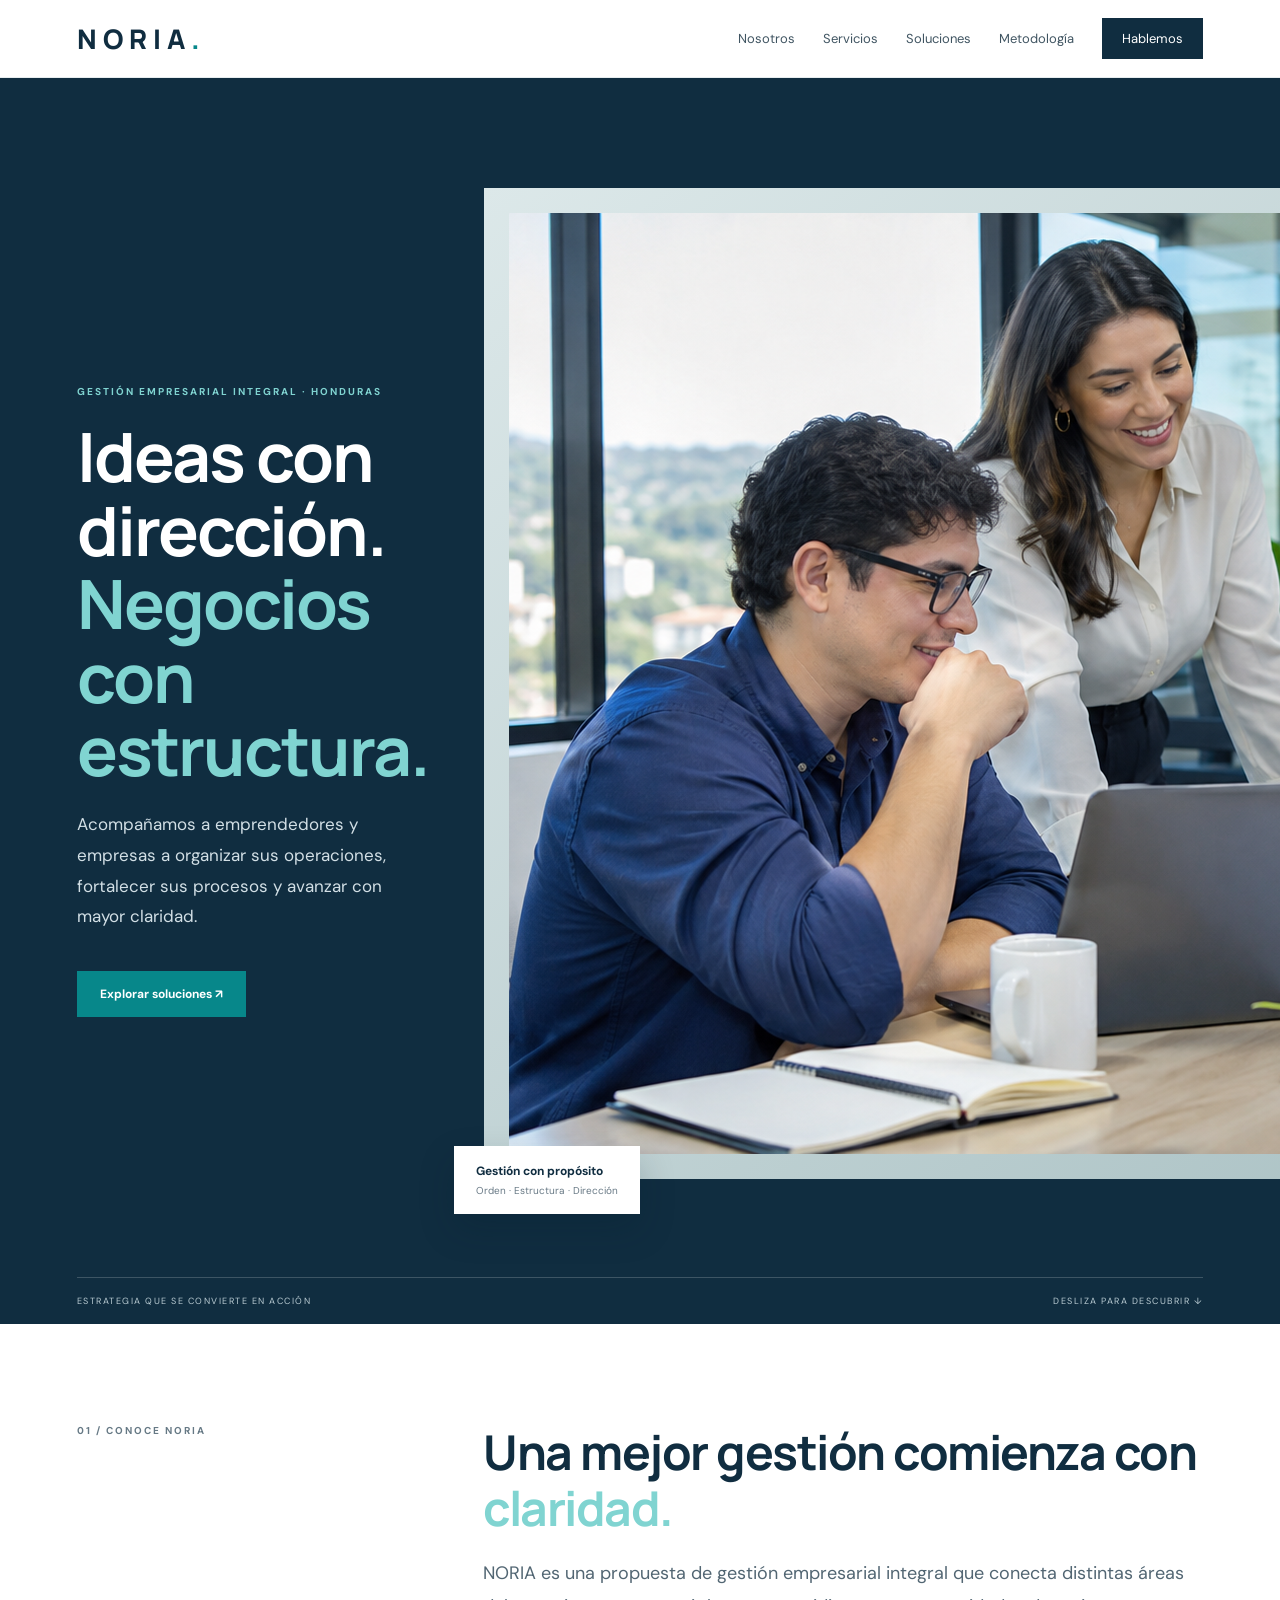
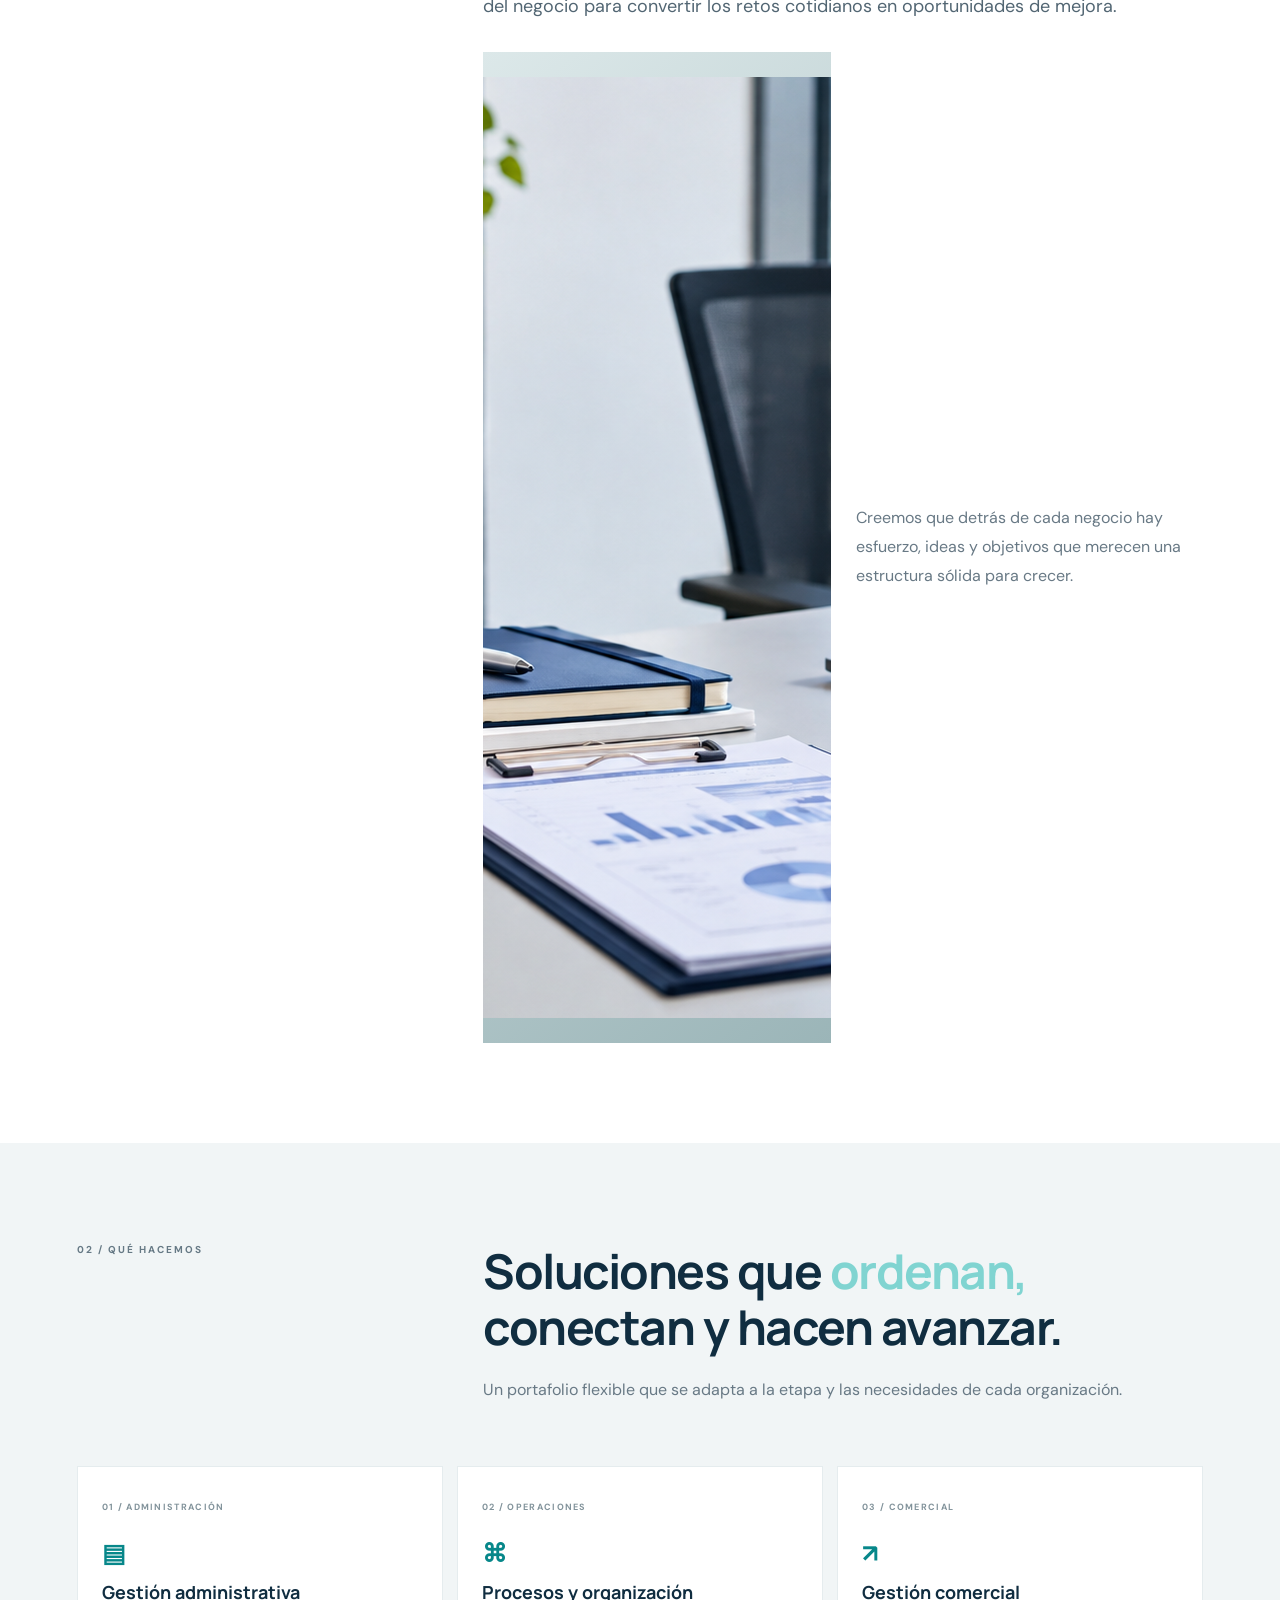
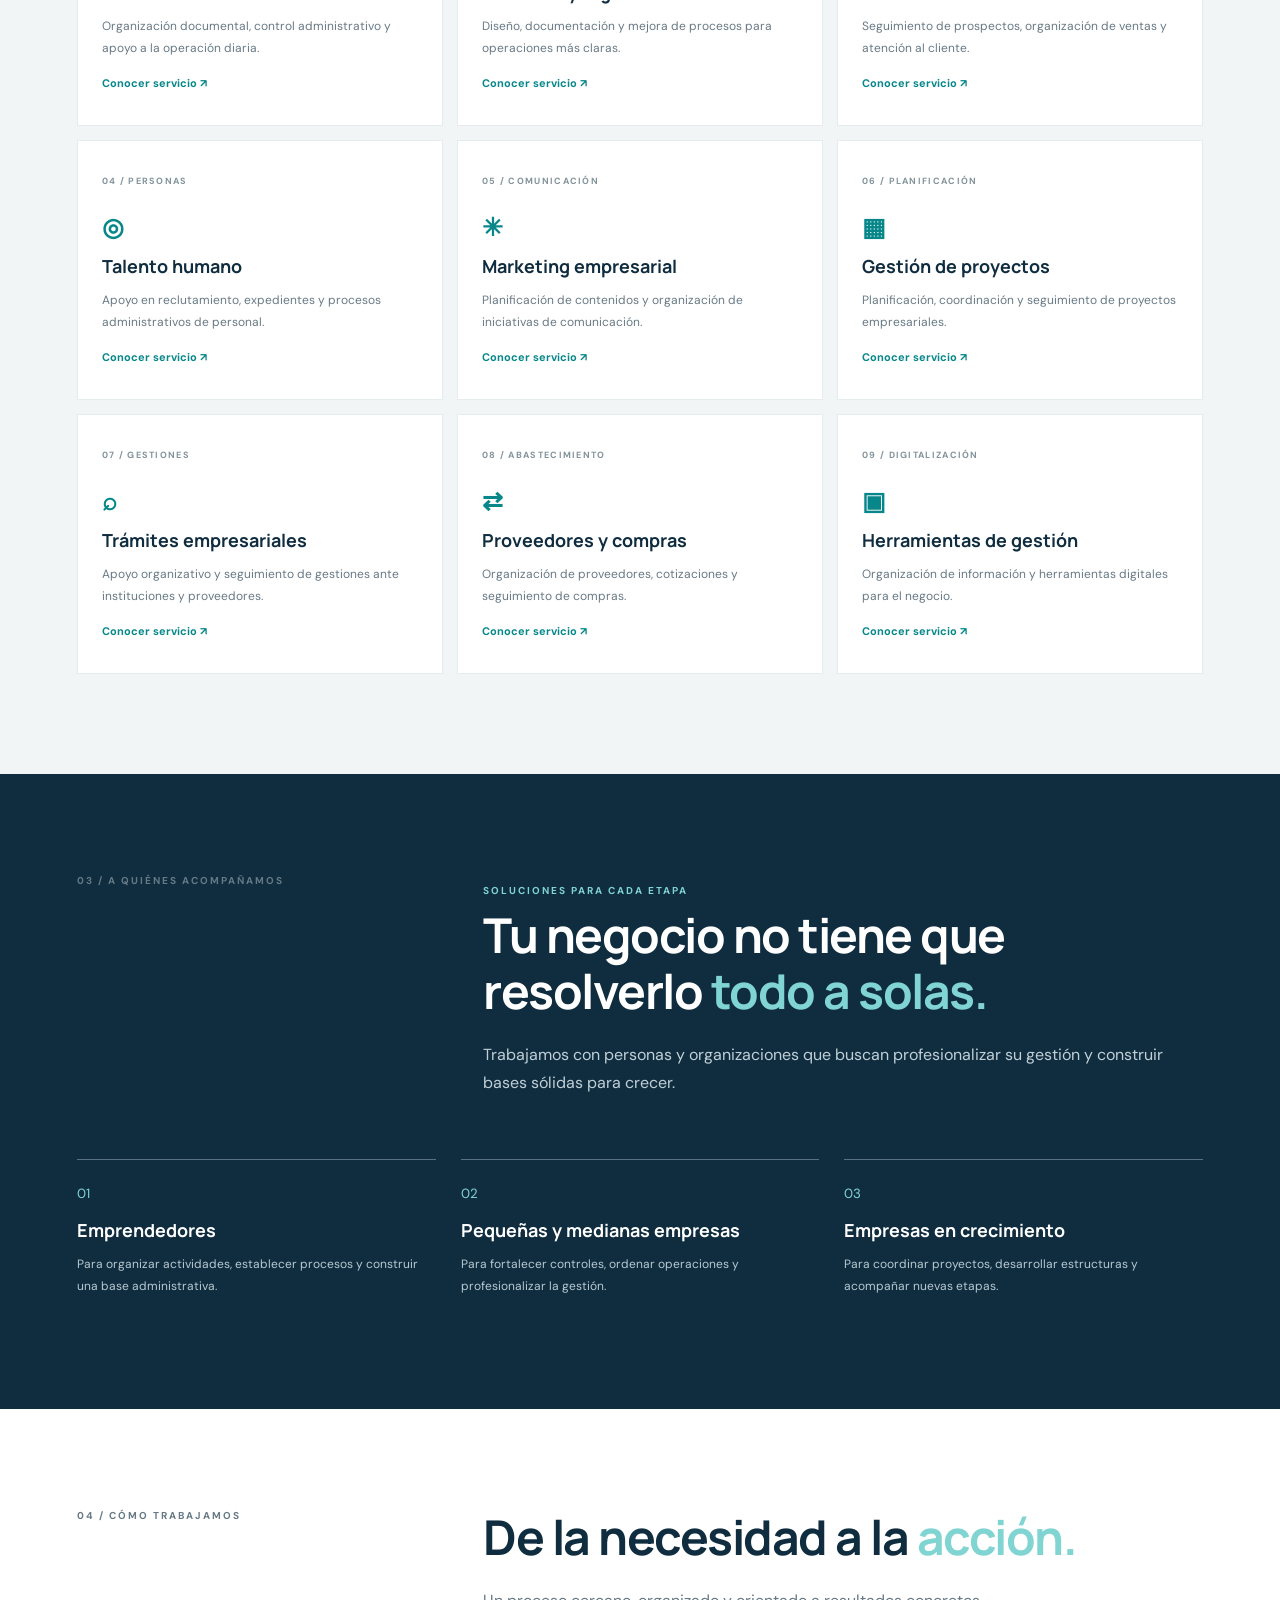
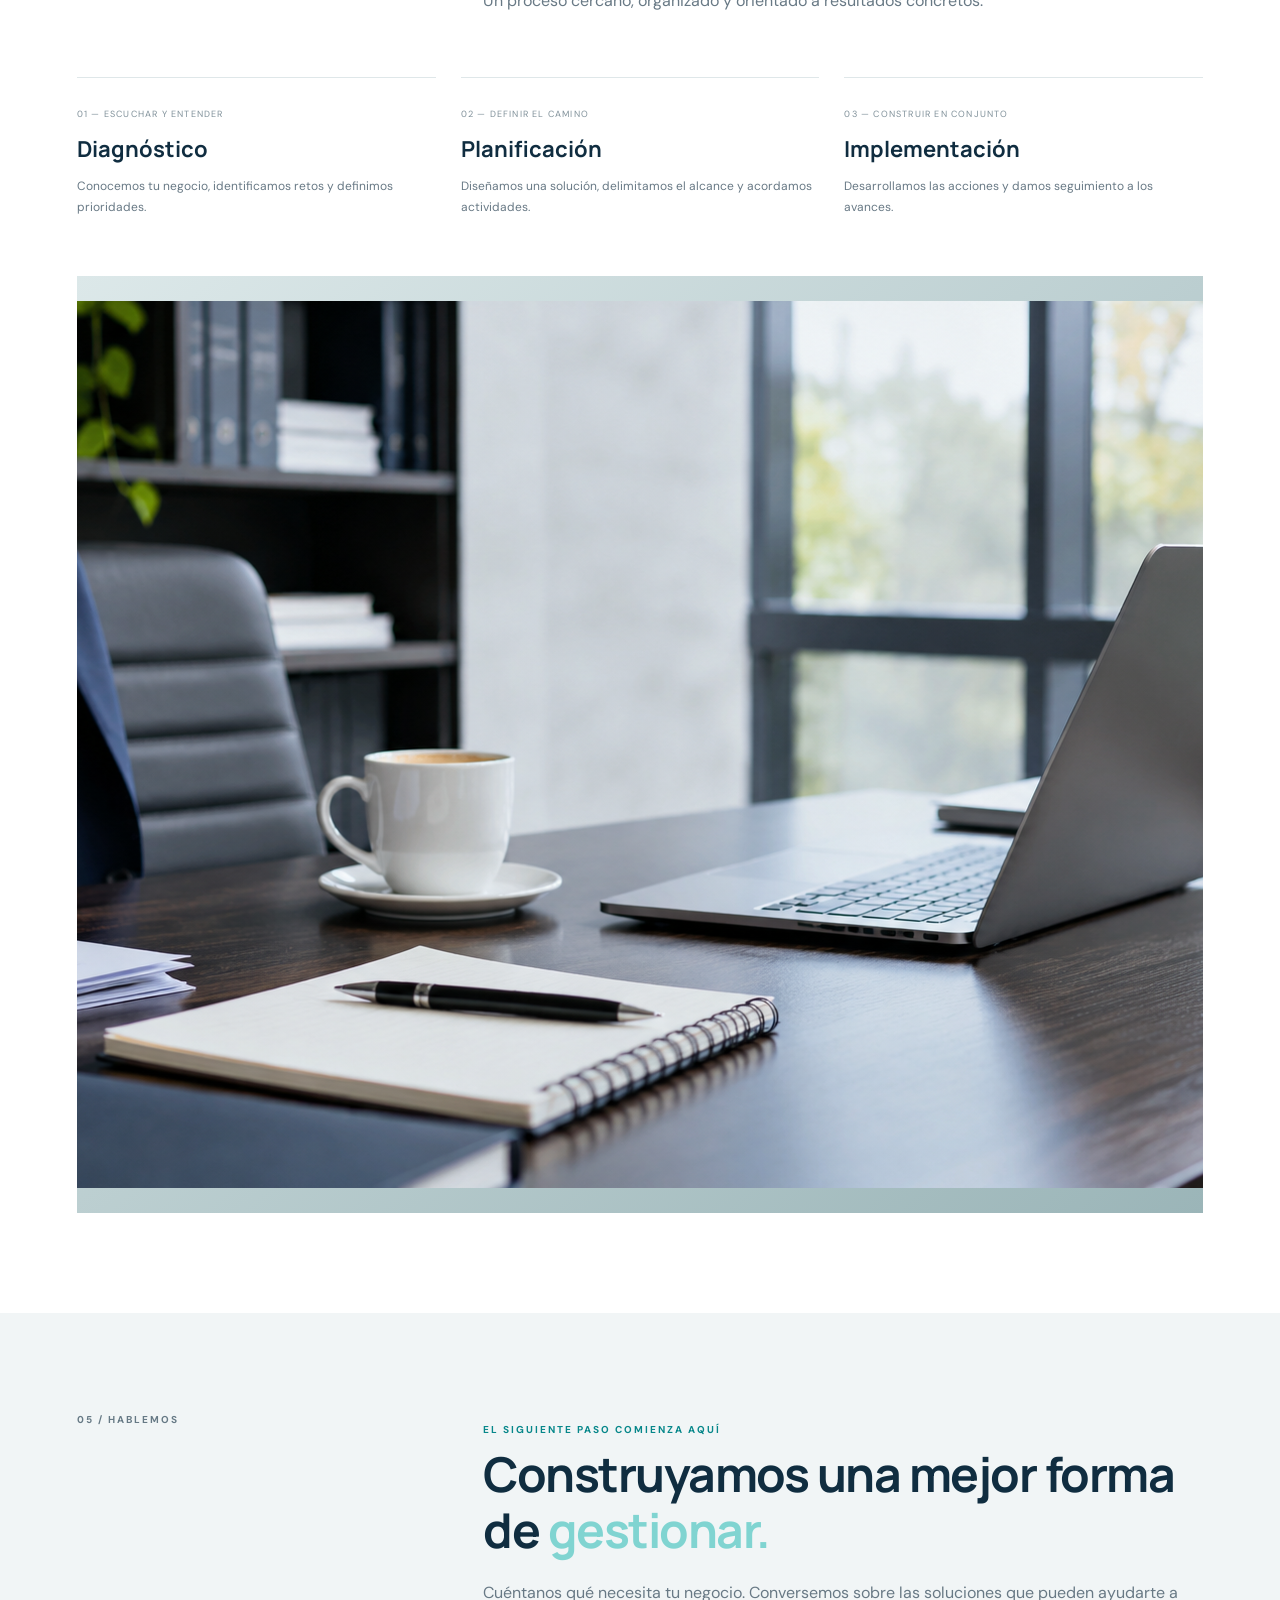
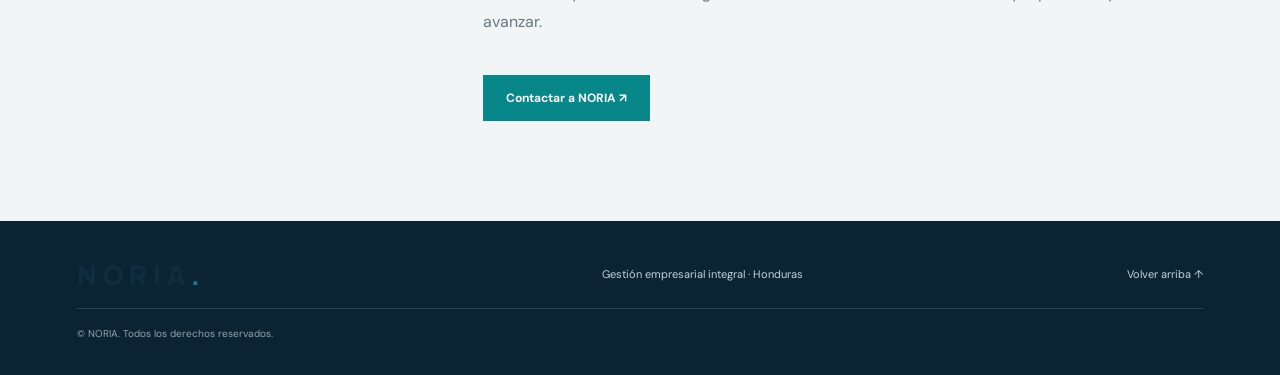
<file: index.html>
<!doctype html>
<html lang="es">
<head>
<meta charset="utf-8">
<meta name="viewport" content="width=device-width, initial-scale=1">
<meta name="description" content="NORIA ofrece gestión empresarial integral para emprendedores y empresas en Honduras.">
<title>NORIA | Gestión empresarial integral</title>

<link rel="preconnect" href="https://fonts.googleapis.com">
<link rel="preconnect" href="https://fonts.gstatic.com" crossorigin>
<link href="https://fonts.googleapis.com/css2?family=DM+Sans:wght@400;500;600;700&family=Manrope:wght@400;500;600;700;800&display=swap" rel="stylesheet">

<link rel="stylesheet" href="styles.css">
</head>

<body>

<header class="header">
  <a class="brand" href="#inicio">NORIA<span>.</span></a>
  <button class="menu-toggle" aria-label="Abrir menú">☰</button>

  <nav class="nav">
    <a href="#nosotros">Nosotros</a>
    <a href="#servicios">Servicios</a>
    <a href="#soluciones">Soluciones</a>
    <a href="#metodo">Metodología</a>
    <a class="nav-cta" href="https://wa.me/50488582332?text=Hola%2C%20estoy%20interesado%2Fa%20en%20conocer%20los%20servicios%20de%20NORIA." target="_blank" rel="noopener">Hablemos</a>
  </nav>
</header>

<main>

<!-- INICIO -->
<section class="hero" id="inicio">
  <div class="shape"></div>

  <div class="container hero-grid">
    <div class="reveal">
      <p class="eyebrow light">GESTIÓN EMPRESARIAL INTEGRAL · HONDURAS</p>

      <h1>Ideas con dirección.<br><em>Negocios con estructura.</em></h1>

      <p class="hero-lead">
        Acompañamos a emprendedores y empresas a organizar sus operaciones,
        fortalecer sus procesos y avanzar con mayor claridad.
      </p>

      <a class="button" href="#servicios">Explorar soluciones ↗</a>
    </div>

    <div class="hero-visual reveal delay">
      <div class="image-slot">
    <img src="Principal.png.png"
     alt="Espacio de trabajo empresarial moderno de NORIA">
      </div>

      <div class="floating">
        Gestión con propósito<br>
        <small>Orden · Estructura · Dirección</small>
      </div>
    </div>
  </div>

  <div class="hero-foot">
    ESTRATEGIA QUE SE CONVIERTE EN ACCIÓN
    <span>DESLIZA PARA DESCUBRIR ↓</span>
  </div>
</section>

<!-- NOSOTROS -->
<section class="section" id="nosotros">
  <div class="container two">
    <div class="label">01 / CONOCE NORIA</div>

    <div class="reveal">
      <h2>Una mejor gestión comienza con <em>claridad.</em></h2>

      <p class="lead">
        NORIA es una propuesta de gestión empresarial integral que conecta
        distintas áreas del negocio para convertir los retos cotidianos
        en oportunidades de mejora.
      </p>

      <div class="two lower">
        <div class="image-slot pale">
          <img src="nosotros.png.png"
     alt="Espacio de trabajo profesional y organizado">
        </div>

        <p class="muted">
          Creemos que detrás de cada negocio hay esfuerzo, ideas y objetivos
          que merecen una estructura sólida para crecer.
        </p>
      </div>
    </div>
  </div>
</section>

<!-- SERVICIOS -->
<section class="section services" id="servicios">
  <div class="container">

    <div class="two">
      <div class="label">02 / QUÉ HACEMOS</div>

      <div>
        <h2>Soluciones que <em>ordenan,</em><br>conectan y hacen avanzar.</h2>
        <p class="muted">
          Un portafolio flexible que se adapta a la etapa y las necesidades
          de cada organización.
        </p>
      </div>
    </div>

    <div class="cards">

      <article>
        <small>01 / ADMINISTRACIÓN</small>
        <b>▤</b>
        <h3>Gestión administrativa</h3>
        <p>Organización documental, control administrativo y apoyo a la operación diaria.</p>
        <a href="gestion-administrativa.html">Conocer servicio ↗</a>
      </article>

      <article>
        <small>02 / OPERACIONES</small>
        <b>⌘</b>
        <h3>Procesos y organización</h3>
        <p>Diseño, documentación y mejora de procesos para operaciones más claras.</p>
        <a href="procesos-organizacion.html">Conocer servicio ↗</a>
      </article>

      <article>
        <small>03 / COMERCIAL</small>
        <b>↗</b>
        <h3>Gestión comercial</h3>
        <p>Seguimiento de prospectos, organización de ventas y atención al cliente.</p>
        <a href="gestion-comercial.html">Conocer servicio ↗</a>
      </article>

      <article>
        <small>04 / PERSONAS</small>
        <b>◎</b>
        <h3>Talento humano</h3>
        <p>Apoyo en reclutamiento, expedientes y procesos administrativos de personal.</p>
        <a href="talento-humano.html">Conocer servicio ↗</a>
      </article>

      <article>
        <small>05 / COMUNICACIÓN</small>
        <b>✳</b>
        <h3>Marketing empresarial</h3>
        <p>Planificación de contenidos y organización de iniciativas de comunicación.</p>
        <a href="marketing-empresarial.html">Conocer servicio ↗</a>
      </article>

      <article>
        <small>06 / PLANIFICACIÓN</small>
        <b>▦</b>
        <h3>Gestión de proyectos</h3>
        <p>Planificación, coordinación y seguimiento de proyectos empresariales.</p>
        <a href="gestion-proyectos.html">Conocer servicio ↗</a>
      </article>

      <article>
        <small>07 / GESTIONES</small>
        <b>⌕</b>
        <h3>Trámites empresariales</h3>
        <p>Apoyo organizativo y seguimiento de gestiones ante instituciones y proveedores.</p>
        <a href="tramites-empresariales.html">Conocer servicio ↗</a>
      </article>

      <article>
        <small>08 / ABASTECIMIENTO</small>
        <b>⇄</b>
        <h3>Proveedores y compras</h3>
        <p>Organización de proveedores, cotizaciones y seguimiento de compras.</p>
        <a href="proveedores-compras.html">Conocer servicio ↗</a>
      </article>

      <article>
        <small>09 / DIGITALIZACIÓN</small>
        <b>▣</b>
        <h3>Herramientas de gestión</h3>
        <p>Organización de información y herramientas digitales para el negocio.</p>
        <a href="herramientas-gestion.html">Conocer servicio ↗</a>
      </article>

    </div>
  </div>
</section>

<!-- SOLUCIONES -->
<section class="section dark" id="soluciones">
  <div class="container">

    <div class="two">
      <div class="label">03 / A QUIÉNES ACOMPAÑAMOS</div>

      <div>
        <p class="eyebrow light">SOLUCIONES PARA CADA ETAPA</p>
        <h2>Tu negocio no tiene que resolverlo <em>todo a solas.</em></h2>
        <p class="muted light-text">
          Trabajamos con personas y organizaciones que buscan profesionalizar
          su gestión y construir bases sólidas para crecer.
        </p>
      </div>
    </div>

    <div class="audiences">
      <div>
        <small>01</small>
        <h3>Emprendedores</h3>
        <p>Para organizar actividades, establecer procesos y construir una base administrativa.</p>
      </div>

      <div>
        <small>02</small>
        <h3>Pequeñas y medianas empresas</h3>
        <p>Para fortalecer controles, ordenar operaciones y profesionalizar la gestión.</p>
      </div>

      <div>
        <small>03</small>
        <h3>Empresas en crecimiento</h3>
        <p>Para coordinar proyectos, desarrollar estructuras y acompañar nuevas etapas.</p>
      </div>
    </div>

  </div>
</section>

<!-- METODOLOGÍA -->
<section class="section" id="metodo">
  <div class="container">

    <div class="two">
      <div class="label">04 / CÓMO TRABAJAMOS</div>

      <div>
        <h2>De la necesidad a la <em>acción.</em></h2>
        <p class="muted">
          Un proceso cercano, organizado y orientado a resultados concretos.
        </p>
      </div>
    </div>

    <div class="steps">
      <div>
        <small>01 — ESCUCHAR Y ENTENDER</small>
        <h3>Diagnóstico</h3>
        <p>Conocemos tu negocio, identificamos retos y definimos prioridades.</p>
      </div>

      <div>
        <small>02 — DEFINIR EL CAMINO</small>
        <h3>Planificación</h3>
        <p>Diseñamos una solución, delimitamos el alcance y acordamos actividades.</p>
      </div>

      <div>
        <small>03 — CONSTRUIR EN CONJUNTO</small>
        <h3>Implementación</h3>
        <p>Desarrollamos las acciones y damos seguimiento a los avances.</p>
      </div>
    </div>

    <div class="image-slot wide">
<img src="metodologia.png.png"
     alt="Equipo profesional trabajando en planificación empresarial">
    </div>

  </div>
</section>

<!-- CONTACTO -->
<section class="section contact" id="contacto">
  <div class="container two">

    <div class="label">05 / HABLEMOS</div>

    <div>
      <p class="eyebrow">EL SIGUIENTE PASO COMIENZA AQUÍ</p>

      <h2>Construyamos una mejor forma de <em>gestionar.</em></h2>

      <p class="muted">
        Cuéntanos qué necesita tu negocio. Conversemos sobre las soluciones
        que pueden ayudarte a avanzar.
      </p>

      <a
        class="button"
        href="https://wa.me/50488582332?text=Hola%2C%20estoy%20interesado%2Fa%20en%20conocer%20m%C3%A1s%20sobre%20los%20servicios%20de%20NORIA.%20Me%20gustar%C3%ADa%20recibir%20informaci%C3%B3n%20sobre%20c%C3%B3mo%20pueden%20apoyar%20a%20mi%20empresa."
        target="_blank"
        rel="noopener"
      >
        Contactar a NORIA ↗
      </a>
    </div>

  </div>
</section>

</main>

<footer>
  <div class="container foot">
    <a class="brand" href="#inicio">NORIA<span>.</span></a>
    <p>Gestión empresarial integral · Honduras</p>
    <a href="#inicio">Volver arriba ↑</a>
    <small>© NORIA. Todos los derechos reservados.</small>
  </div>
</footer>

<script src="script.js" defer></script>

</body>
</html>
</file>
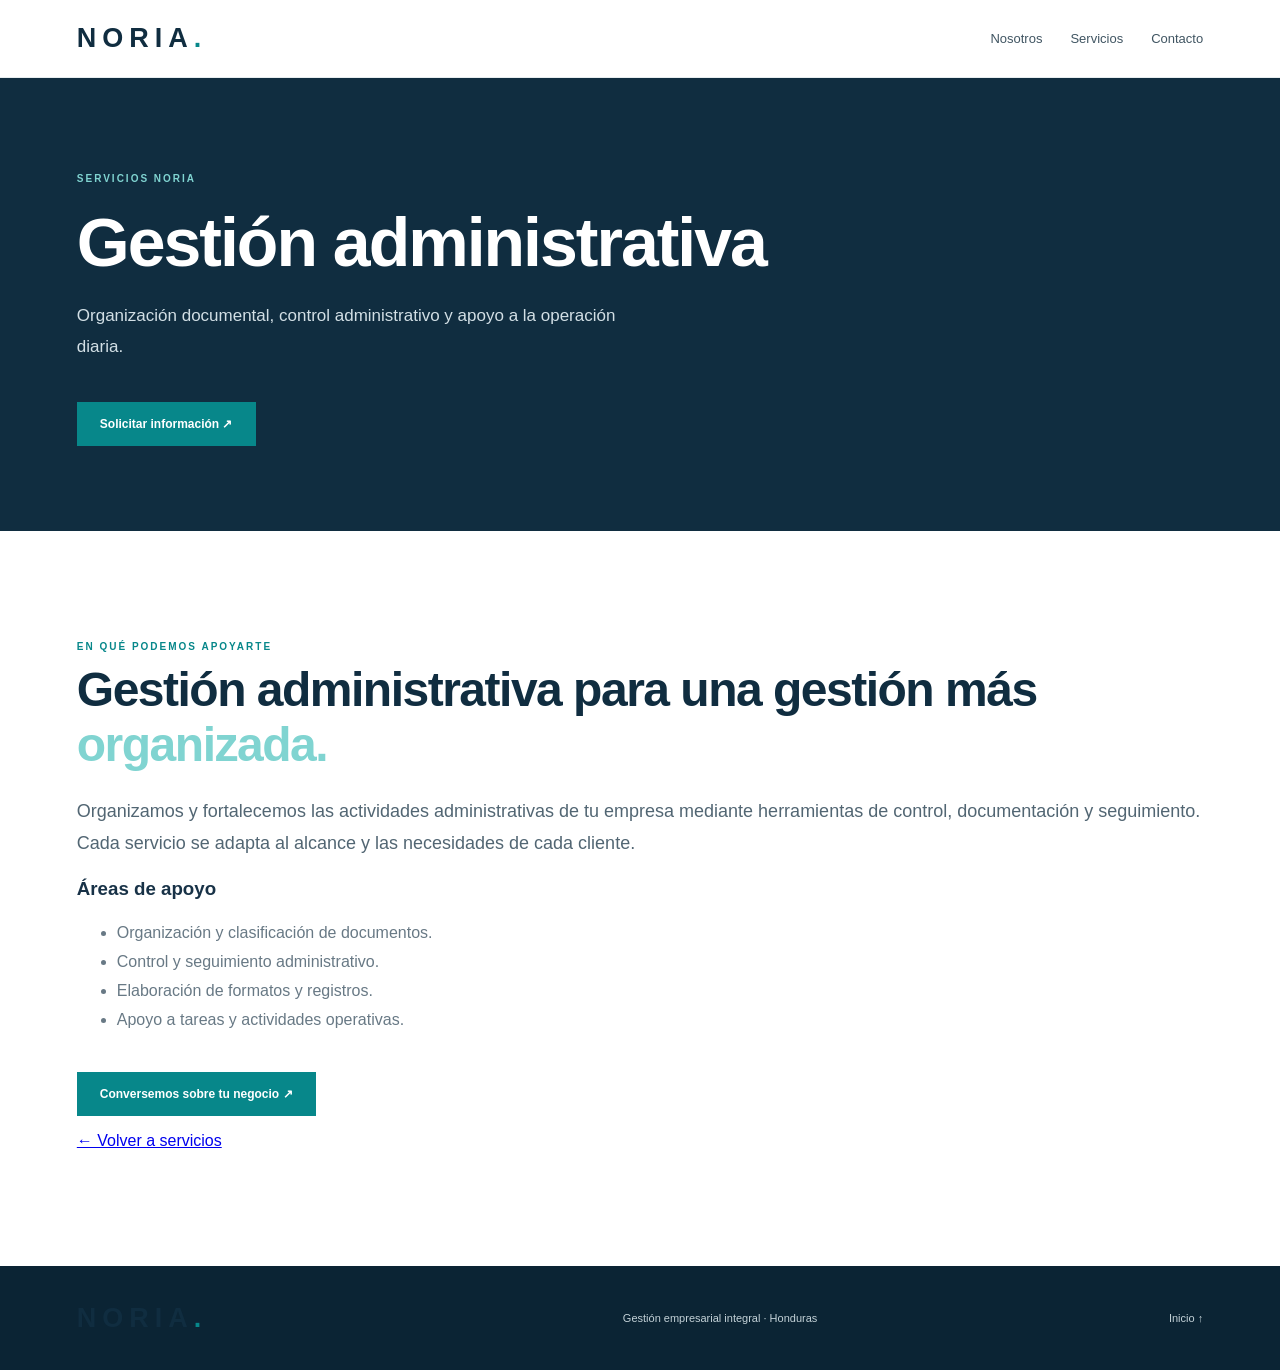
<file: gestion-administrativa.html>
<!doctype html>
<html lang="es">
<head>
  <meta charset="utf-8">
  <meta name="viewport" content="width=device-width, initial-scale=1">

  <title>Gestión administrativa | NORIA</title>
  <meta name="description" content="Organización documental, control administrativo y apoyo a la operación diaria de empresas en Honduras.">

  <link rel="stylesheet" href="styles.css">
  <script src="script.js" defer></script>
</head>

<body>

  <header class="header">
    <a class="brand" href="index.html">NORIA<span>.</span></a>

    <nav class="nav open">
      <a href="index.html#nosotros">Nosotros</a>
      <a href="index.html#servicios">Servicios</a>
      <a href="index.html#contacto">Contacto</a>
    </nav>
  </header>

  <main>
    <section class="hero">
      <div class="container" style="padding:85px 0">
        <p class="eyebrow light">SERVICIOS NORIA</p>
        <h1>Gestión administrativa</h1>

        <p class="hero-lead">
          Organización documental, control administrativo y apoyo a la operación diaria.
        </p>

        <a class="button" href="index.html#contacto">
          Solicitar información ↗
        </a>
      </div>
    </section>

    <section class="section">
      <div class="container">
        <p class="eyebrow">EN QUÉ PODEMOS APOYARTE</p>

        <h2>
          Gestión administrativa para una gestión más
          <em>organizada.</em>
        </h2>

        <p class="lead">
          Organizamos y fortalecemos las actividades administrativas
          de tu empresa mediante herramientas de control, documentación
          y seguimiento. Cada servicio se adapta al alcance y las necesidades
          de cada cliente.
        </p>

        <h3>Áreas de apoyo</h3>

        <ul class="muted">
          <li>Organización y clasificación de documentos.</li>
          <li>Control y seguimiento administrativo.</li>
          <li>Elaboración de formatos y registros.</li>
          <li>Apoyo a tareas y actividades operativas.</li>
        </ul>

        <a class="button" href="index.html#contacto">
          Conversemos sobre tu negocio ↗
        </a>

        <p>
          <a href="index.html#servicios">← Volver a servicios</a>
        </p>
      </div>
    </section>
  </main>

  <footer>
    <div class="container foot">
      <a class="brand" href="index.html">NORIA<span>.</span></a>
      <p>Gestión empresarial integral · Honduras</p>
      <a href="index.html">Inicio ↑</a>
    </div>
  </footer>

</body>
</html>
</file>
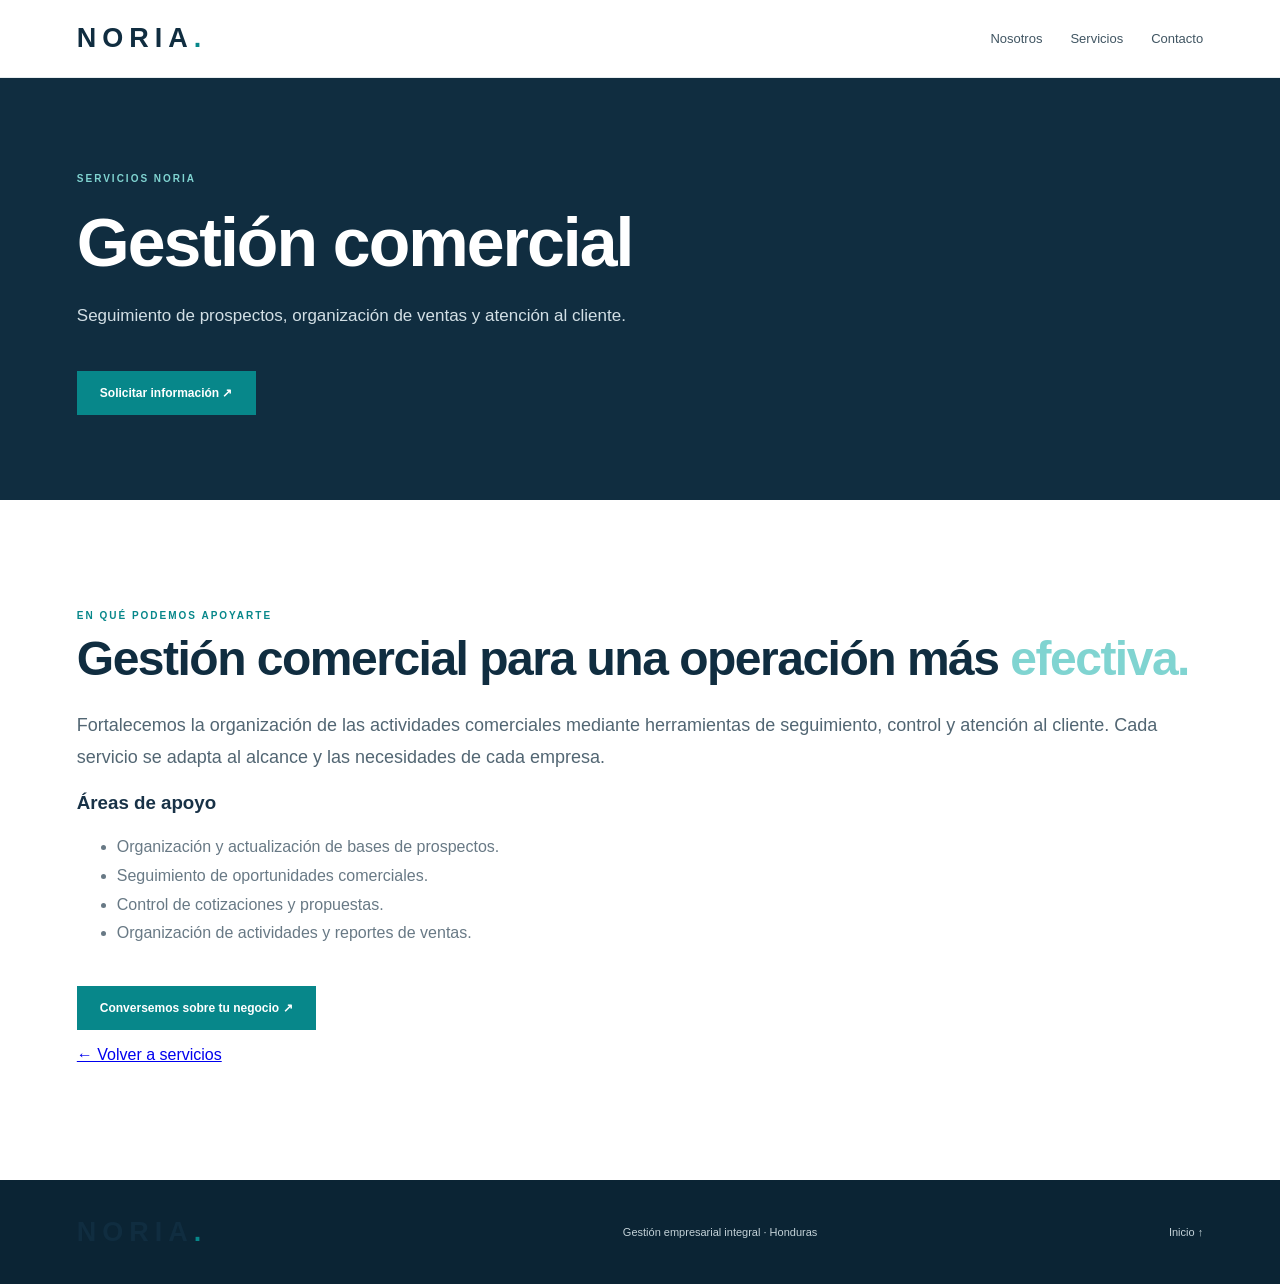
<file: gestion-comercial.html>
<!doctype html>
<html lang="es">
<head>
  <meta charset="utf-8">
  <meta name="viewport" content="width=device-width, initial-scale=1">

  <title>Gestión comercial | NORIA</title>
  <meta name="description" content="Organización comercial, seguimiento de prospectos y gestión de ventas para empresas en Honduras.">

  <link rel="stylesheet" href="styles.css">
  <script src="script.js" defer></script>
</head>

<body>

  <header class="header">
    <a class="brand" href="index.html">NORIA<span>.</span></a>

    <nav class="nav open">
      <a href="index.html#nosotros">Nosotros</a>
      <a href="index.html#servicios">Servicios</a>
      <a href="index.html#contacto">Contacto</a>
    </nav>
  </header>

  <main>
    <section class="hero">
      <div class="container" style="padding:85px 0">
        <p class="eyebrow light">SERVICIOS NORIA</p>
        <h1>Gestión comercial</h1>

        <p class="hero-lead">
          Seguimiento de prospectos, organización de ventas y atención al cliente.
        </p>

        <a class="button" href="index.html#contacto">
          Solicitar información ↗
        </a>
      </div>
    </section>

    <section class="section">
      <div class="container">
        <p class="eyebrow">EN QUÉ PODEMOS APOYARTE</p>

        <h2>
          Gestión comercial para una operación más
          <em>efectiva.</em>
        </h2>

        <p class="lead">
          Fortalecemos la organización de las actividades comerciales
          mediante herramientas de seguimiento, control y atención al cliente.
          Cada servicio se adapta al alcance y las necesidades de cada empresa.
        </p>

        <h3>Áreas de apoyo</h3>

        <ul class="muted">
          <li>Organización y actualización de bases de prospectos.</li>
          <li>Seguimiento de oportunidades comerciales.</li>
          <li>Control de cotizaciones y propuestas.</li>
          <li>Organización de actividades y reportes de ventas.</li>
        </ul>

        <a class="button" href="index.html#contacto">
          Conversemos sobre tu negocio ↗
        </a>

        <p>
          <a href="index.html#servicios">← Volver a servicios</a>
        </p>
      </div>
    </section>
  </main>

  <footer>
    <div class="container foot">
      <a class="brand" href="index.html">NORIA<span>.</span></a>
      <p>Gestión empresarial integral · Honduras</p>
      <a href="index.html">Inicio ↑</a>
    </div>
  </footer>

</body>
</html>
</file>
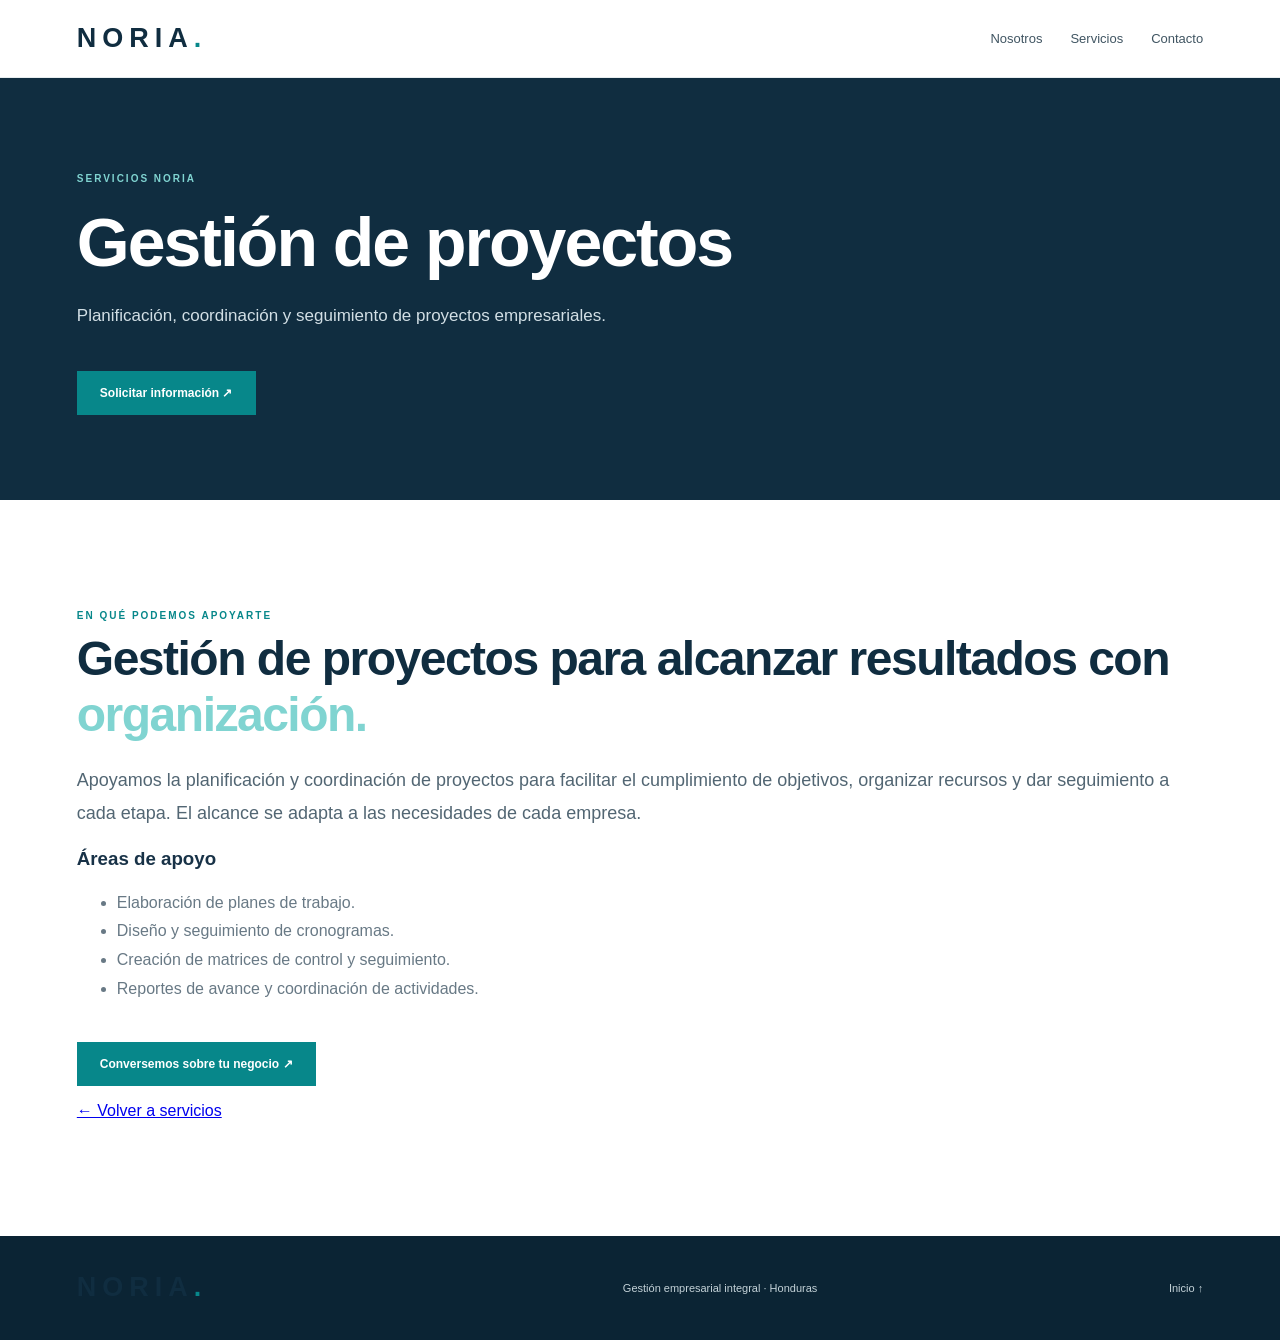
<file: gestion-proyectos.html>
<!doctype html>
<html lang="es">
<head>
  <meta charset="utf-8">
  <meta name="viewport" content="width=device-width, initial-scale=1">

  <title>Gestión de proyectos | NORIA</title>
  <meta name="description" content="Planificación, coordinación y seguimiento de proyectos empresariales en Honduras.">

  <link rel="stylesheet" href="styles.css">
  <script src="script.js" defer></script>
</head>

<body>

  <header class="header">
    <a class="brand" href="index.html">NORIA<span>.</span></a>

    <nav class="nav open">
      <a href="index.html#nosotros">Nosotros</a>
      <a href="index.html#servicios">Servicios</a>
      <a href="index.html#contacto">Contacto</a>
    </nav>
  </header>

  <main>
    <section class="hero">
      <div class="container" style="padding:85px 0">
        <p class="eyebrow light">SERVICIOS NORIA</p>
        <h1>Gestión de proyectos</h1>

        <p class="hero-lead">
          Planificación, coordinación y seguimiento de proyectos empresariales.
        </p>

        <a class="button" href="index.html#contacto">
          Solicitar información ↗
        </a>
      </div>
    </section>

    <section class="section">
      <div class="container">
        <p class="eyebrow">EN QUÉ PODEMOS APOYARTE</p>

        <h2>
          Gestión de proyectos para alcanzar resultados con
          <em>organización.</em>
        </h2>

        <p class="lead">
          Apoyamos la planificación y coordinación de proyectos para
          facilitar el cumplimiento de objetivos, organizar recursos
          y dar seguimiento a cada etapa. El alcance se adapta a las
          necesidades de cada empresa.
        </p>

        <h3>Áreas de apoyo</h3>

        <ul class="muted">
          <li>Elaboración de planes de trabajo.</li>
          <li>Diseño y seguimiento de cronogramas.</li>
          <li>Creación de matrices de control y seguimiento.</li>
          <li>Reportes de avance y coordinación de actividades.</li>
        </ul>

        <a class="button" href="index.html#contacto">
          Conversemos sobre tu negocio ↗
        </a>

        <p>
          <a href="index.html#servicios">← Volver a servicios</a>
        </p>
      </div>
    </section>
  </main>

  <footer>
    <div class="container foot">
      <a class="brand" href="index.html">NORIA<span>.</span></a>
      <p>Gestión empresarial integral · Honduras</p>
      <a href="index.html">Inicio ↑</a>
    </div>
  </footer>

</body>
</html>
</file>
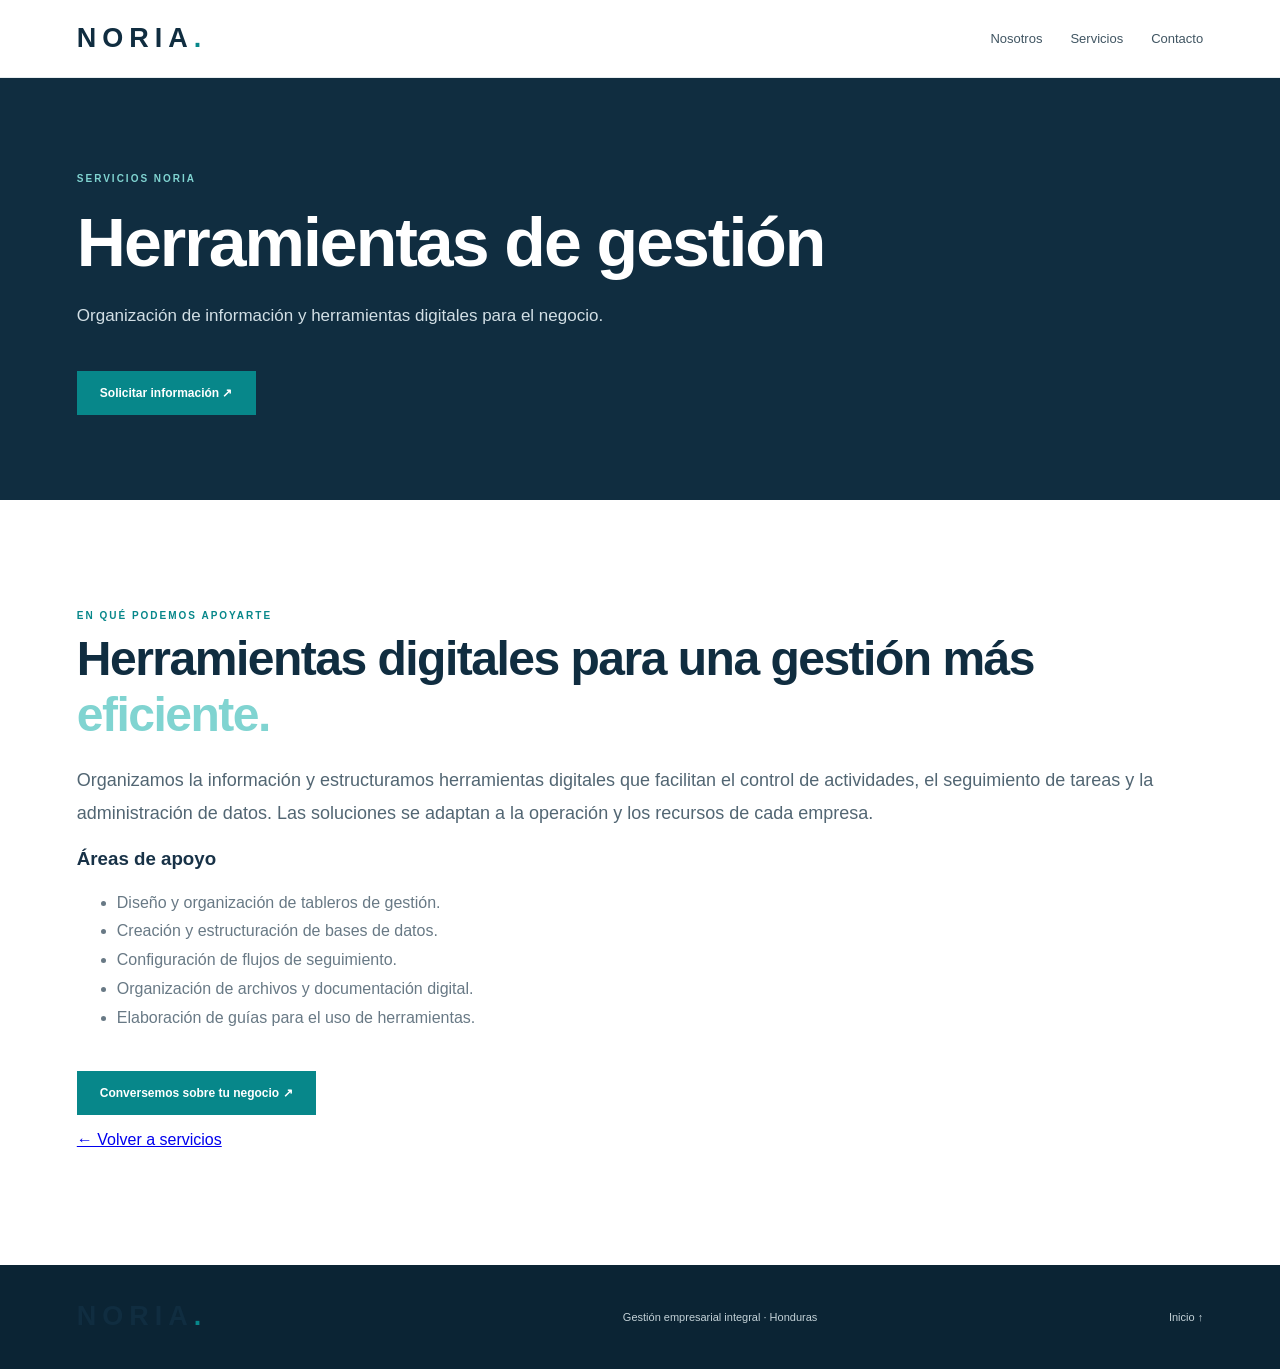
<file: herramientas-gestion.html>
<!doctype html>
<html lang="es">
<head>
  <meta charset="utf-8">
  <meta name="viewport" content="width=device-width, initial-scale=1">

  <title>Herramientas de gestión | NORIA</title>
  <meta name="description" content="Implementación y organización de herramientas digitales para mejorar el control y seguimiento empresarial.">

  <link rel="stylesheet" href="styles.css">
  <script src="script.js" defer></script>
</head>

<body>

  <header class="header">
    <a class="brand" href="index.html">NORIA<span>.</span></a>

    <nav class="nav open">
      <a href="index.html#nosotros">Nosotros</a>
      <a href="index.html#servicios">Servicios</a>
      <a href="index.html#contacto">Contacto</a>
    </nav>
  </header>

  <main>
    <section class="hero">
      <div class="container" style="padding:85px 0">
        <p class="eyebrow light">SERVICIOS NORIA</p>
        <h1>Herramientas de gestión</h1>

        <p class="hero-lead">
          Organización de información y herramientas digitales para el negocio.
        </p>

        <a class="button" href="index.html#contacto">
          Solicitar información ↗
        </a>
      </div>
    </section>

    <section class="section">
      <div class="container">
        <p class="eyebrow">EN QUÉ PODEMOS APOYARTE</p>

        <h2>
          Herramientas digitales para una gestión más
          <em>eficiente.</em>
        </h2>

        <p class="lead">
          Organizamos la información y estructuramos herramientas digitales
          que facilitan el control de actividades, el seguimiento de tareas
          y la administración de datos. Las soluciones se adaptan a la
          operación y los recursos de cada empresa.
        </p>

        <h3>Áreas de apoyo</h3>

        <ul class="muted">
          <li>Diseño y organización de tableros de gestión.</li>
          <li>Creación y estructuración de bases de datos.</li>
          <li>Configuración de flujos de seguimiento.</li>
          <li>Organización de archivos y documentación digital.</li>
          <li>Elaboración de guías para el uso de herramientas.</li>
        </ul>

        <a class="button" href="index.html#contacto">
          Conversemos sobre tu negocio ↗
        </a>

        <p>
          <a href="index.html#servicios">← Volver a servicios</a>
        </p>
      </div>
    </section>
  </main>

  <footer>
    <div class="container foot">
      <a class="brand" href="index.html">NORIA<span>.</span></a>
      <p>Gestión empresarial integral · Honduras</p>
      <a href="index.html">Inicio ↑</a>
    </div>
  </footer>

</body>
</html>
</file>
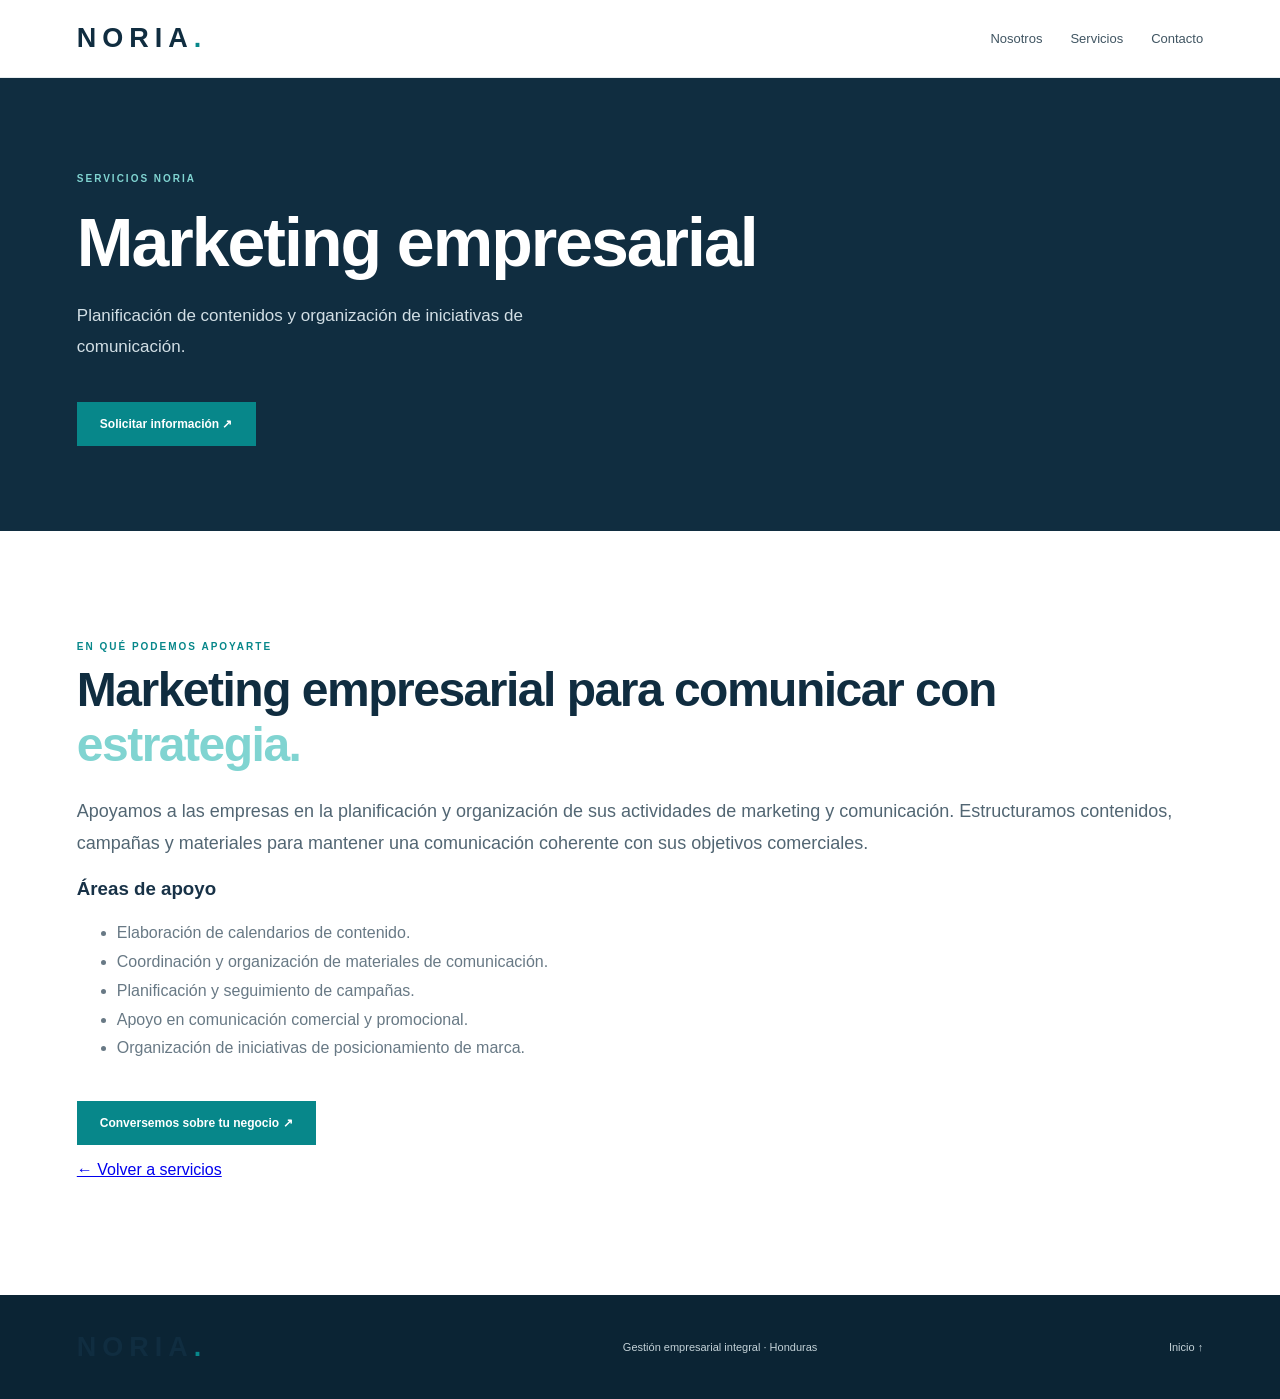
<file: marketing-empresarial.html>
<!doctype html>
<html lang="es">
<head>
  <meta charset="utf-8">
  <meta name="viewport" content="width=device-width, initial-scale=1">

  <title>Marketing empresarial | NORIA</title>
  <meta name="description" content="Planificación de marketing, organización de campañas y comunicación empresarial para negocios en Honduras.">

  <link rel="stylesheet" href="styles.css">
  <script src="script.js" defer></script>
</head>

<body>

  <header class="header">
    <a class="brand" href="index.html">NORIA<span>.</span></a>

    <nav class="nav open">
      <a href="index.html#nosotros">Nosotros</a>
      <a href="index.html#servicios">Servicios</a>
      <a href="index.html#contacto">Contacto</a>
    </nav>
  </header>

  <main>
    <section class="hero">
      <div class="container" style="padding:85px 0">
        <p class="eyebrow light">SERVICIOS NORIA</p>
        <h1>Marketing empresarial</h1>

        <p class="hero-lead">
          Planificación de contenidos y organización de iniciativas de comunicación.
        </p>

        <a class="button" href="index.html#contacto">
          Solicitar información ↗
        </a>
      </div>
    </section>

    <section class="section">
      <div class="container">
        <p class="eyebrow">EN QUÉ PODEMOS APOYARTE</p>

        <h2>
          Marketing empresarial para comunicar con
          <em>estrategia.</em>
        </h2>

        <p class="lead">
          Apoyamos a las empresas en la planificación y organización
          de sus actividades de marketing y comunicación. Estructuramos
          contenidos, campañas y materiales para mantener una comunicación
          coherente con sus objetivos comerciales.
        </p>

        <h3>Áreas de apoyo</h3>

        <ul class="muted">
          <li>Elaboración de calendarios de contenido.</li>
          <li>Coordinación y organización de materiales de comunicación.</li>
          <li>Planificación y seguimiento de campañas.</li>
          <li>Apoyo en comunicación comercial y promocional.</li>
          <li>Organización de iniciativas de posicionamiento de marca.</li>
        </ul>

        <a class="button" href="index.html#contacto">
          Conversemos sobre tu negocio ↗
        </a>

        <p>
          <a href="index.html#servicios">← Volver a servicios</a>
        </p>
      </div>
    </section>
  </main>

  <footer>
    <div class="container foot">
      <a class="brand" href="index.html">NORIA<span>.</span></a>
      <p>Gestión empresarial integral · Honduras</p>
      <a href="index.html">Inicio ↑</a>
    </div>
  </footer>

</body>
</html>
</file>
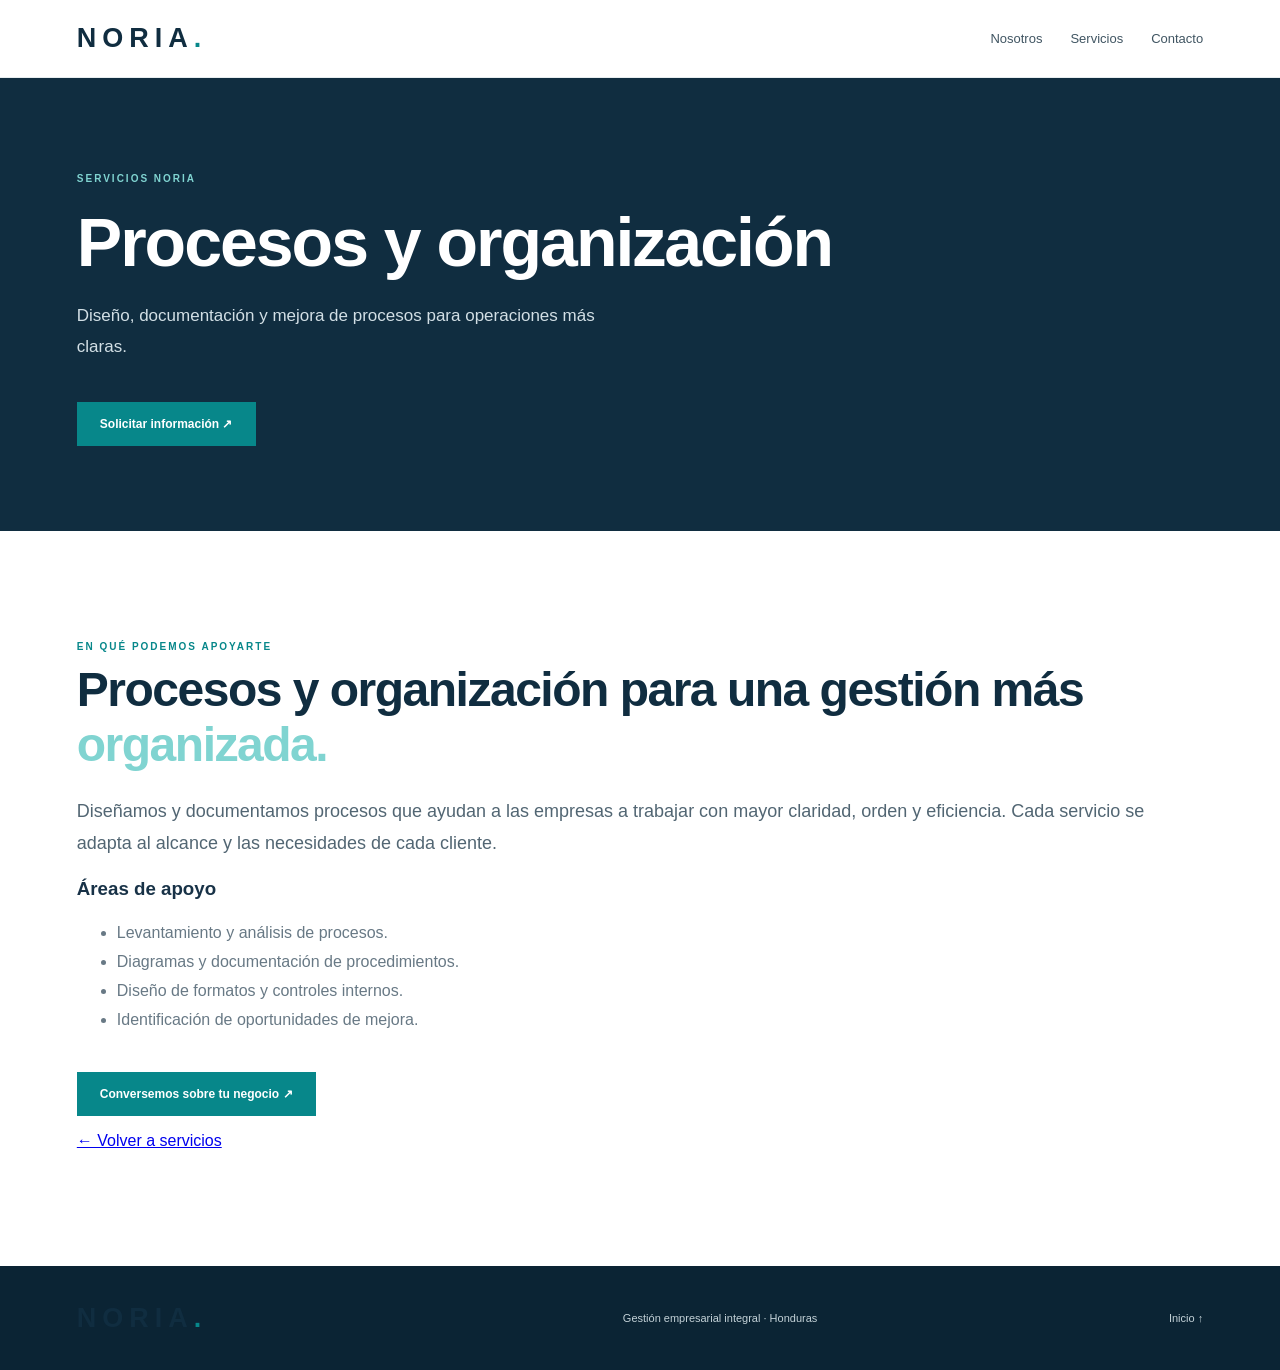
<file: procesos-organizacion.html>
<!doctype html>
<html lang="es">
<head>
  <meta charset="utf-8">
  <meta name="viewport" content="width=device-width, initial-scale=1">

  <title>Procesos y organización | NORIA</title>
  <meta name="description" content="Diseño, documentación y mejora de procesos empresariales para lograr operaciones más claras y eficientes. NORIA Honduras.">

  <link rel="stylesheet" href="styles.css">
  <script src="script.js" defer></script>
</head>

<body>

  <header class="header">
    <a class="brand" href="index.html">NORIA<span>.</span></a>

    <nav class="nav open">
      <a href="index.html#nosotros">Nosotros</a>
      <a href="index.html#servicios">Servicios</a>
      <a href="index.html#contacto">Contacto</a>
    </nav>
  </header>

  <main>

    <section class="hero">
      <div class="container" style="padding:85px 0">
        <p class="eyebrow light">SERVICIOS NORIA</p>

        <h1>Procesos y organización</h1>

        <p class="hero-lead">
          Diseño, documentación y mejora de procesos para operaciones más claras.
        </p>

        <a class="button" href="index.html#contacto">
          Solicitar información ↗
        </a>
      </div>
    </section>

    <section class="section">
      <div class="container">

        <p class="eyebrow">EN QUÉ PODEMOS APOYARTE</p>

        <h2>
          Procesos y organización para una gestión más
          <em>organizada.</em>
        </h2>

        <p class="lead">
          Diseñamos y documentamos procesos que ayudan a las empresas
          a trabajar con mayor claridad, orden y eficiencia. Cada servicio
          se adapta al alcance y las necesidades de cada cliente.
        </p>

        <h3>Áreas de apoyo</h3>

        <ul class="muted">
          <li>Levantamiento y análisis de procesos.</li>
          <li>Diagramas y documentación de procedimientos.</li>
          <li>Diseño de formatos y controles internos.</li>
          <li>Identificación de oportunidades de mejora.</li>
        </ul>

        <a class="button" href="index.html#contacto">
          Conversemos sobre tu negocio ↗
        </a>

        <p>
          <a href="index.html#servicios">← Volver a servicios</a>
        </p>

      </div>
    </section>

  </main>

  <footer>
    <div class="container foot">
      <a class="brand" href="index.html">NORIA<span>.</span></a>

      <p>Gestión empresarial integral · Honduras</p>

      <a href="index.html">Inicio ↑</a>
    </div>
  </footer>

</body>
</html>
</file>
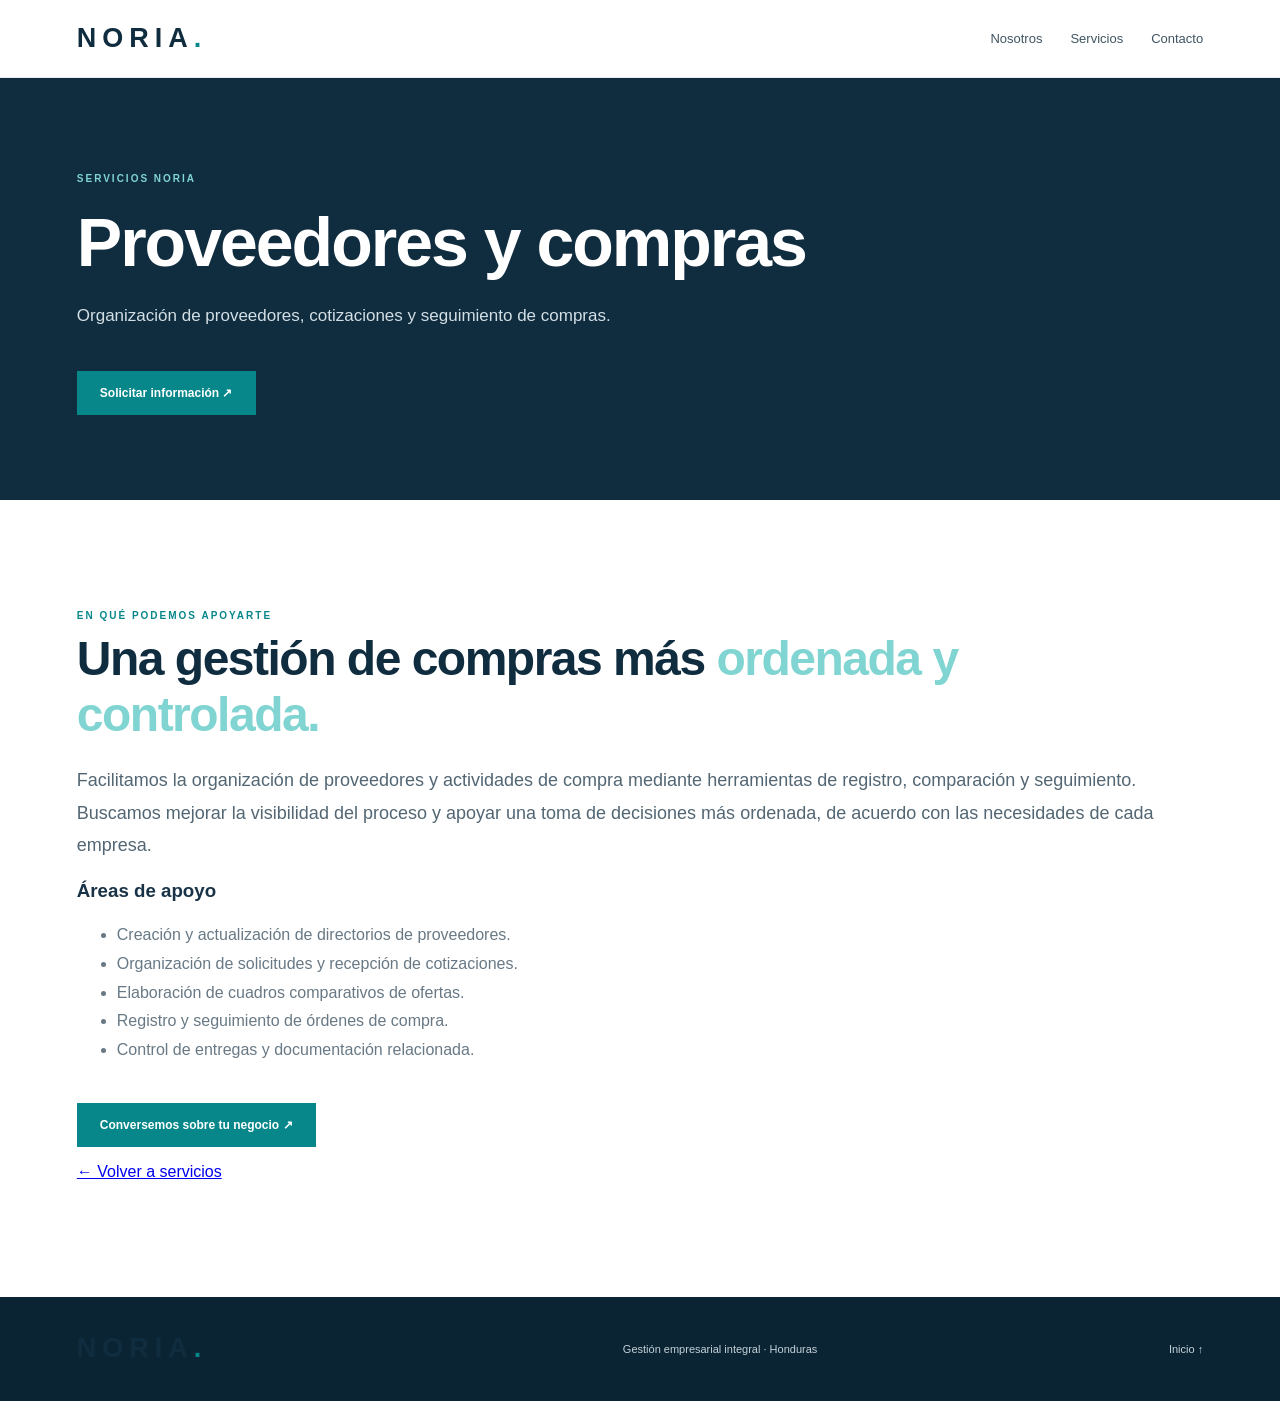
<file: proveedores-compras.html>
<!doctype html>
<html lang="es">
<head>
  <meta charset="utf-8">
  <meta name="viewport" content="width=device-width, initial-scale=1">

  <title>Proveedores y compras | NORIA</title>
  <meta name="description" content="Organización de proveedores, gestión de cotizaciones y seguimiento de compras para empresas en Honduras.">

  <link rel="stylesheet" href="styles.css">
  <script src="script.js" defer></script>
</head>

<body>

  <header class="header">
    <a class="brand" href="index.html">NORIA<span>.</span></a>

    <nav class="nav open">
      <a href="index.html#nosotros">Nosotros</a>
      <a href="index.html#servicios">Servicios</a>
      <a href="index.html#contacto">Contacto</a>
    </nav>
  </header>

  <main>
    <section class="hero">
      <div class="container" style="padding:85px 0">
        <p class="eyebrow light">SERVICIOS NORIA</p>
        <h1>Proveedores y compras</h1>

        <p class="hero-lead">
          Organización de proveedores, cotizaciones y seguimiento de compras.
        </p>

        <a class="button" href="index.html#contacto">
          Solicitar información ↗
        </a>
      </div>
    </section>

    <section class="section">
      <div class="container">
        <p class="eyebrow">EN QUÉ PODEMOS APOYARTE</p>

        <h2>
          Una gestión de compras más
          <em>ordenada y controlada.</em>
        </h2>

        <p class="lead">
          Facilitamos la organización de proveedores y actividades de compra
          mediante herramientas de registro, comparación y seguimiento.
          Buscamos mejorar la visibilidad del proceso y apoyar una toma de
          decisiones más ordenada, de acuerdo con las necesidades de cada empresa.
        </p>

        <h3>Áreas de apoyo</h3>

        <ul class="muted">
          <li>Creación y actualización de directorios de proveedores.</li>
          <li>Organización de solicitudes y recepción de cotizaciones.</li>
          <li>Elaboración de cuadros comparativos de ofertas.</li>
          <li>Registro y seguimiento de órdenes de compra.</li>
          <li>Control de entregas y documentación relacionada.</li>
        </ul>

        <a class="button" href="index.html#contacto">
          Conversemos sobre tu negocio ↗
        </a>

        <p>
          <a href="index.html#servicios">← Volver a servicios</a>
        </p>
      </div>
    </section>
  </main>

  <footer>
    <div class="container foot">
      <a class="brand" href="index.html">NORIA<span>.</span></a>
      <p>Gestión empresarial integral · Honduras</p>
      <a href="index.html">Inicio ↑</a>
    </div>
  </footer>

</body>
</html>
</file>
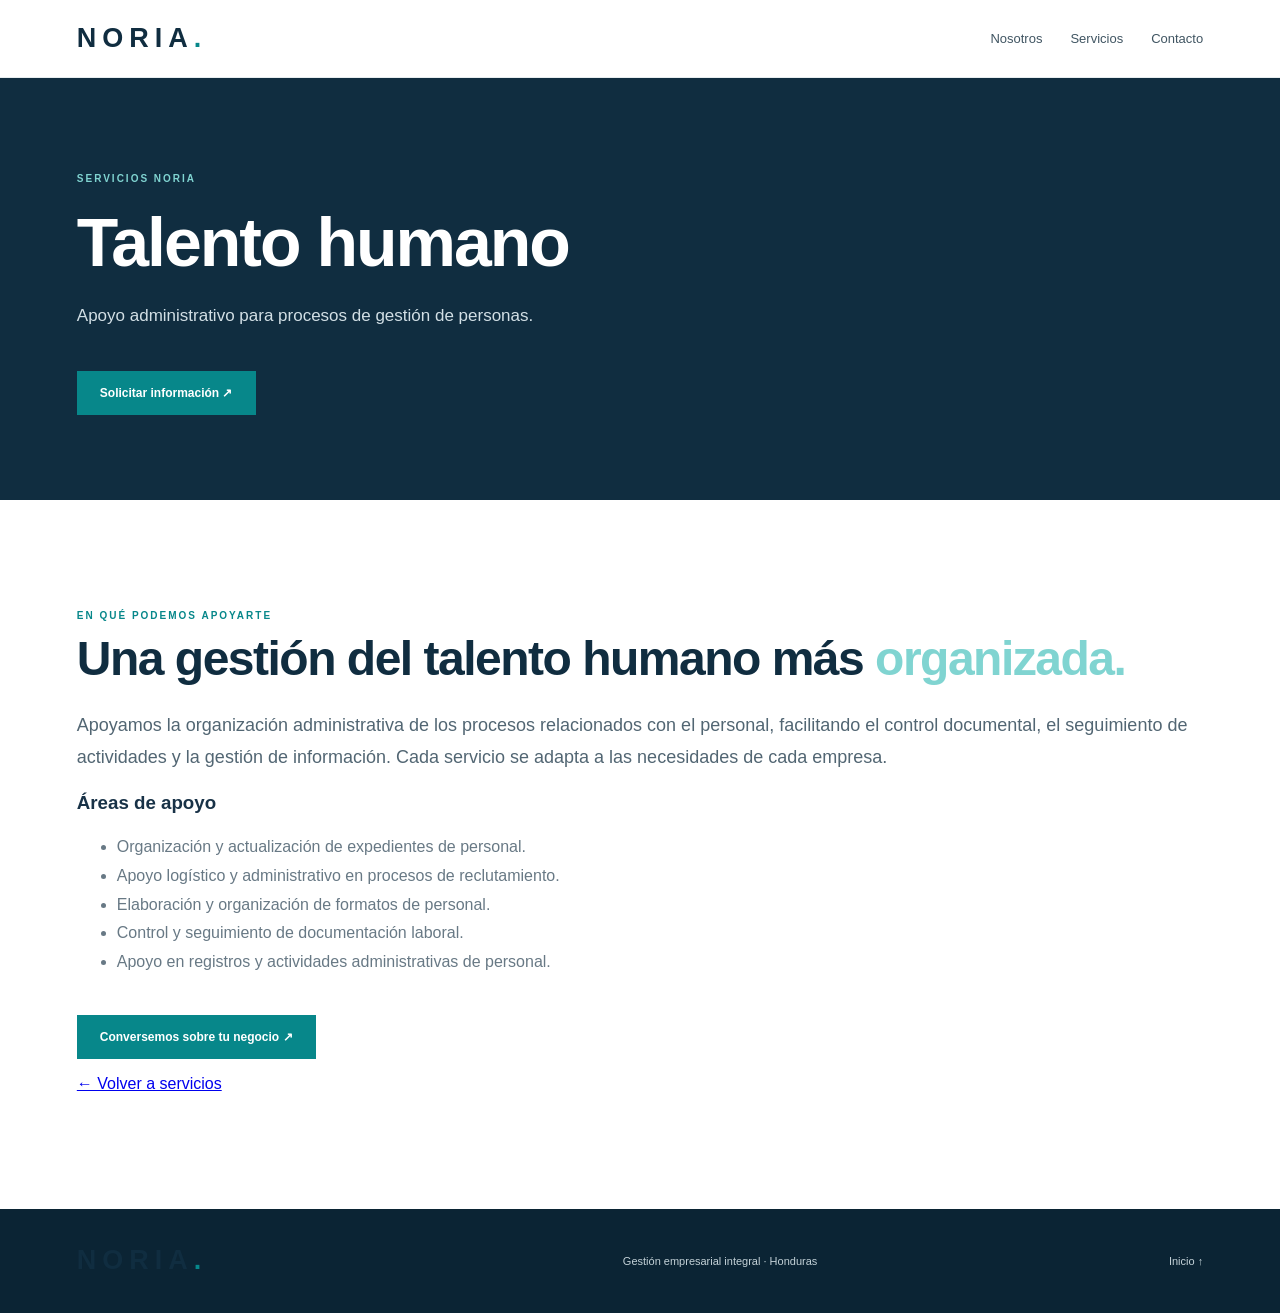
<file: talento-humano.html>
<!doctype html>
<html lang="es">
<head>
  <meta charset="utf-8">
  <meta name="viewport" content="width=device-width, initial-scale=1">

  <title>Talento humano | NORIA</title>
  <meta name="description" content="Apoyo administrativo y organización de procesos de gestión de personas para empresas en Honduras.">

  <link rel="stylesheet" href="styles.css">
  <script src="script.js" defer></script>
</head>

<body>

  <header class="header">
    <a class="brand" href="index.html">NORIA<span>.</span></a>

    <nav class="nav open">
      <a href="index.html#nosotros">Nosotros</a>
      <a href="index.html#servicios">Servicios</a>
      <a href="index.html#contacto">Contacto</a>
    </nav>
  </header>

  <main>
    <section class="hero">
      <div class="container" style="padding:85px 0">
        <p class="eyebrow light">SERVICIOS NORIA</p>
        <h1>Talento humano</h1>

        <p class="hero-lead">
          Apoyo administrativo para procesos de gestión de personas.
        </p>

        <a class="button" href="index.html#contacto">
          Solicitar información ↗
        </a>
      </div>
    </section>

    <section class="section">
      <div class="container">
        <p class="eyebrow">EN QUÉ PODEMOS APOYARTE</p>

        <h2>
          Una gestión del talento humano más
          <em>organizada.</em>
        </h2>

        <p class="lead">
          Apoyamos la organización administrativa de los procesos
          relacionados con el personal, facilitando el control documental,
          el seguimiento de actividades y la gestión de información.
          Cada servicio se adapta a las necesidades de cada empresa.
        </p>

        <h3>Áreas de apoyo</h3>

        <ul class="muted">
          <li>Organización y actualización de expedientes de personal.</li>
          <li>Apoyo logístico y administrativo en procesos de reclutamiento.</li>
          <li>Elaboración y organización de formatos de personal.</li>
          <li>Control y seguimiento de documentación laboral.</li>
          <li>Apoyo en registros y actividades administrativas de personal.</li>
        </ul>

        <a class="button" href="index.html#contacto">
          Conversemos sobre tu negocio ↗
        </a>

        <p>
          <a href="index.html#servicios">← Volver a servicios</a>
        </p>
      </div>
    </section>
  </main>

  <footer>
    <div class="container foot">
      <a class="brand" href="index.html">NORIA<span>.</span></a>
      <p>Gestión empresarial integral · Honduras</p>
      <a href="index.html">Inicio ↑</a>
    </div>
  </footer>

</body>
</html>
</file>
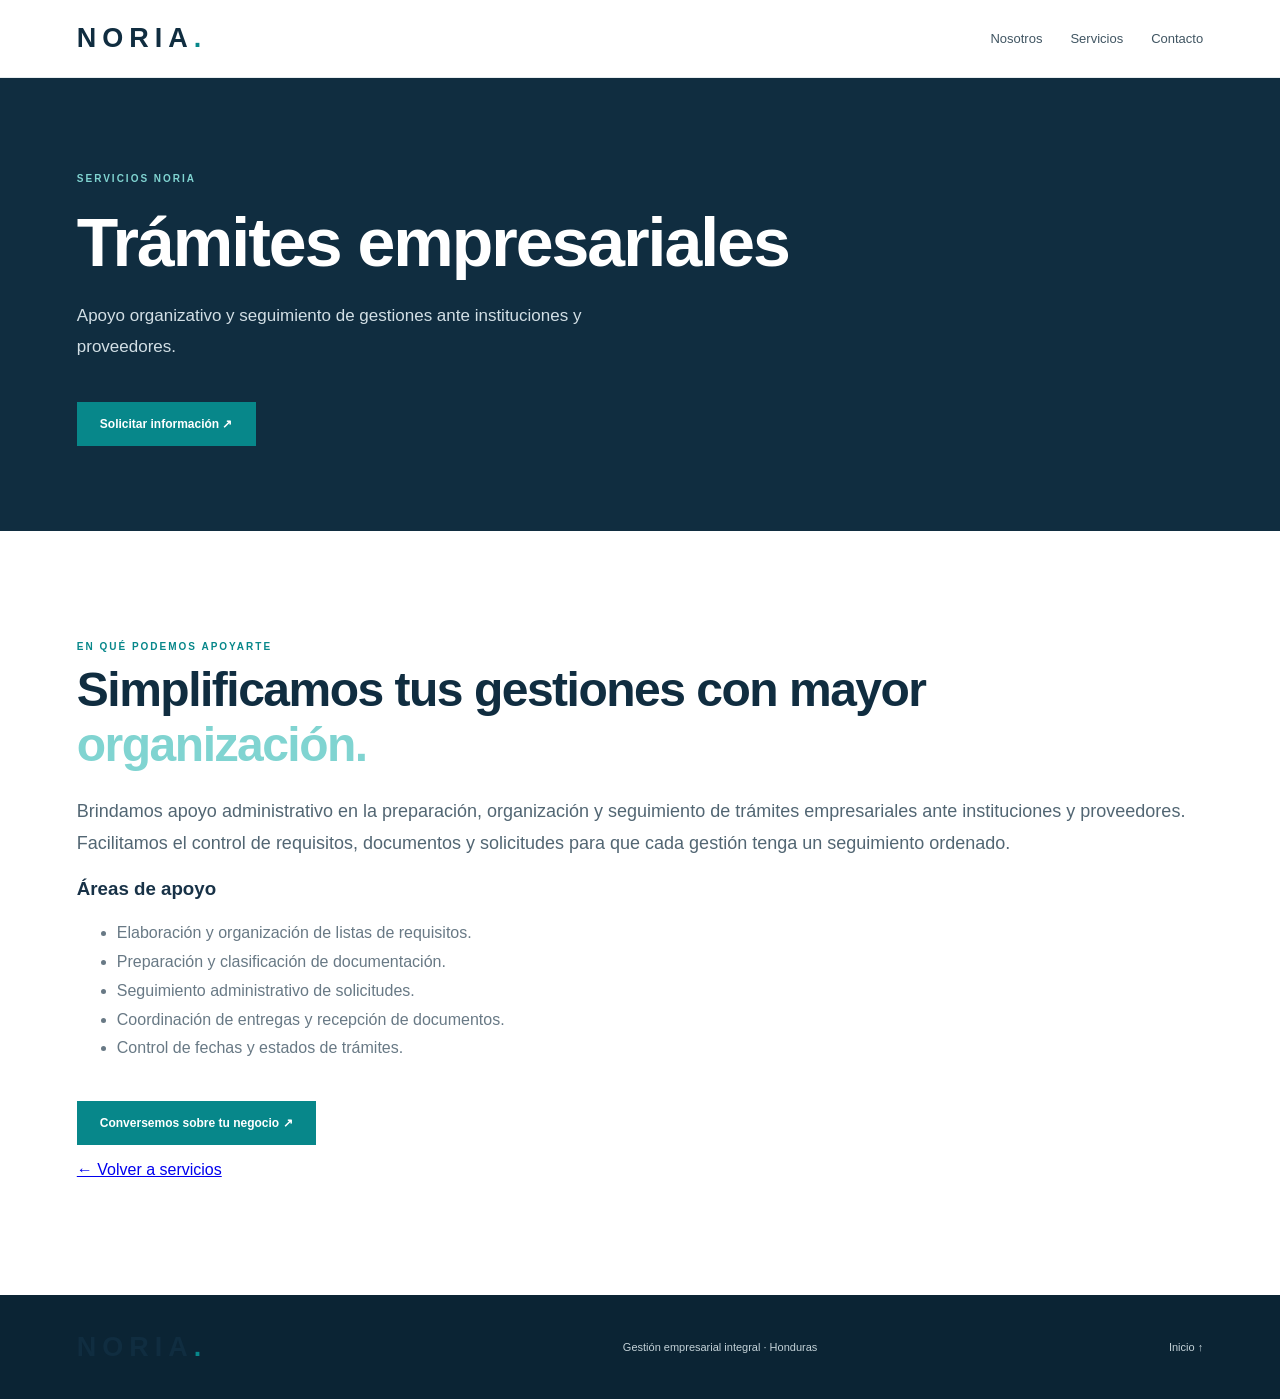
<file: tramites-empresariales.html>
<!doctype html>
<html lang="es">
<head>
  <meta charset="utf-8">
  <meta name="viewport" content="width=device-width, initial-scale=1">

  <title>Trámites empresariales | NORIA</title>
  <meta name="description" content="Apoyo organizativo, gestión documental y seguimiento de trámites empresariales en Honduras.">

  <link rel="stylesheet" href="styles.css">
  <script src="script.js" defer></script>
</head>

<body>

  <header class="header">
    <a class="brand" href="index.html">NORIA<span>.</span></a>

    <nav class="nav open">
      <a href="index.html#nosotros">Nosotros</a>
      <a href="index.html#servicios">Servicios</a>
      <a href="index.html#contacto">Contacto</a>
    </nav>
  </header>

  <main>
    <section class="hero">
      <div class="container" style="padding:85px 0">
        <p class="eyebrow light">SERVICIOS NORIA</p>
        <h1>Trámites empresariales</h1>

        <p class="hero-lead">
          Apoyo organizativo y seguimiento de gestiones ante instituciones y proveedores.
        </p>

        <a class="button" href="index.html#contacto">
          Solicitar información ↗
        </a>
      </div>
    </section>

    <section class="section">
      <div class="container">
        <p class="eyebrow">EN QUÉ PODEMOS APOYARTE</p>

        <h2>
          Simplificamos tus gestiones con mayor
          <em>organización.</em>
        </h2>

        <p class="lead">
          Brindamos apoyo administrativo en la preparación, organización
          y seguimiento de trámites empresariales ante instituciones
          y proveedores. Facilitamos el control de requisitos, documentos
          y solicitudes para que cada gestión tenga un seguimiento ordenado.
        </p>

        <h3>Áreas de apoyo</h3>

        <ul class="muted">
          <li>Elaboración y organización de listas de requisitos.</li>
          <li>Preparación y clasificación de documentación.</li>
          <li>Seguimiento administrativo de solicitudes.</li>
          <li>Coordinación de entregas y recepción de documentos.</li>
          <li>Control de fechas y estados de trámites.</li>
        </ul>

        <a class="button" href="index.html#contacto">
          Conversemos sobre tu negocio ↗
        </a>

        <p>
          <a href="index.html#servicios">← Volver a servicios</a>
        </p>
      </div>
    </section>
  </main>

  <footer>
    <div class="container foot">
      <a class="brand" href="index.html">NORIA<span>.</span></a>
      <p>Gestión empresarial integral · Honduras</p>
      <a href="index.html">Inicio ↑</a>
    </div>
  </footer>

</body>
</html>
</file>
<file: styles.css>
:root{--navy:#102d40;--teal:#07878a;--cyan:#80d4d1;--ink:#183247;--muted:#687985;--pale:#f1f5f6}*{box-sizing:border-box}html{scroll-behavior:smooth;scroll-padding-top:85px}body{margin:0;font-family:'DM Sans',Arial,sans-serif;color:var(--ink)}.container{width:min(1160px,88%);margin:auto}.header{height:78px;padding:0 6%;display:flex;align-items:center;justify-content:space-between;background:#fff;position:sticky;top:0;z-index:5;border-bottom:1px solid #e7edef}.brand{font:800 27px Manrope,Arial;letter-spacing:6px;text-decoration:none;color:var(--navy)}.brand span{color:var(--teal)}.nav{display:flex;gap:28px;align-items:center}.nav a{font-size:13px;text-decoration:none;color:#405562}.nav a:hover{color:var(--teal)}.nav-cta{background:var(--navy);color:white!important;padding:12px 20px}.menu-toggle{display:none}.hero{background:var(--navy);color:white;position:relative;overflow:hidden}.hero-grid{display:grid;grid-template-columns:1.1fr .9fr;gap:55px;align-items:center;padding:100px 0 110px}.eyebrow{font-size:10px;letter-spacing:2px;color:var(--teal);font-weight:700}.light{color:var(--cyan)}h1,h2,h3{font-family:Manrope,Arial}h1{font-size:clamp(42px,5.5vw,68px);line-height:1.08;letter-spacing:-2px;margin:22px 0}h1 em,h2 em{font-style:normal;color:var(--cyan)}h2{font-size:clamp(34px,4vw,48px);line-height:1.16;letter-spacing:-1.5px;color:var(--navy);margin:0 0 22px}.hero-lead{font-size:17px;line-height:1.8;color:#d2dfe5;max-width:550px}.button{display:inline-block;margin-top:22px;padding:15px 23px;background:var(--teal);color:white;text-decoration:none;font-size:12px;font-weight:700;transition:.25s}.button:hover{transform:translateY(-4px);background:#0a9b9e}.hero-visual{position:relative;padding:10px 20px 35px 0}.image-slot{min-height:340px;background:linear-gradient(140deg,#dce8e9,#9bb5b8);display:flex;align-items:center;justify-content:center;flex-direction:column;text-align:center;padding:25px;color:#365261;position:relative;overflow:hidden}.image-slot:before{content:'';position:absolute;width:230px;height:230px;border:1px solid #102d4020;transform:rotate(35deg);border-radius:30px}.image-slot>*{position:relative}.image-slot b{font-size:11px;letter-spacing:2px}.image-slot small{font-size:11px;margin-top:8px;max-width:250px}.floating{position:absolute;bottom:0;left:-30px;background:#fff;color:var(--navy);padding:17px 22px;font-size:12px;font-weight:700;box-shadow:0 15px 35px #061c2b35;animation:float 5s infinite}.floating small{display:block;color:var(--muted);font-size:10px;font-weight:400;margin-top:5px}.hero-foot{position:absolute;bottom:0;left:6%;right:6%;padding:17px 0;border-top:1px solid #ffffff30;display:flex;justify-content:space-between;font-size:9px;letter-spacing:1.5px;color:#b9cbd2}.section{padding:100px 0}.two{display:grid;grid-template-columns:.65fr 1.35fr;gap:60px}.label{font-size:10px;letter-spacing:2px;font-weight:700;color:#667985}.lead{font-size:18px;line-height:1.8;color:#526673}.muted{color:var(--muted);line-height:1.8}.lower{grid-template-columns:1fr 1fr;align-items:center;margin-top:30px;gap:25px}.pale{min-height:190px;font-size:11px;letter-spacing:1px}.services,.contact{background:var(--pale)}.cards{display:grid;grid-template-columns:repeat(3,1fr);gap:14px;margin-top:45px}.cards article{background:white;padding:27px 24px;border:1px solid #e5ecee;transition:.3s;min-height:260px}.cards article:hover{transform:translateY(-8px);box-shadow:0 20px 40px #102d4012}.cards small{font-size:9px;letter-spacing:1.3px;color:#82939b;font-weight:700}.cards b{display:block;font-size:25px;color:var(--teal);margin:22px 0 10px}.cards h3,.steps h3,.audiences h3{font-size:18px;color:var(--navy);margin:0 0 10px}.cards p,.steps p,.audiences p{font-size:12px;line-height:1.8;color:var(--muted)}.cards a{font-size:11px;color:var(--teal);text-decoration:none;font-weight:700}.dark{background:var(--navy);color:white}.dark h2{color:white}.light-text{color:#c1d0d6}.audiences{display:grid;grid-template-columns:repeat(3,1fr);gap:25px;margin-top:45px}.audiences>div{border-top:1px solid #587080;padding:22px 12px 0 0}.audiences small{color:var(--cyan)}.audiences h3{color:white;margin-top:15px}.audiences p{color:#b8c9d0}.steps{display:grid;grid-template-columns:repeat(3,1fr);gap:25px;margin:45px 0}.steps>div{border-top:1px solid #dfe7e9;padding-top:23px}.steps small{font-size:9px;letter-spacing:1.2px;color:#80919a}.steps h3{font-size:22px;margin-top:12px}.wide{min-height:220px}.note{display:block;margin-top:12px;color:#8a989f;font-size:10px}.foot{display:grid;grid-template-columns:1fr 1fr auto;gap:15px;align-items:center}.foot p,.foot>a:not(.brand){font-size:11px;text-decoration:none;color:#c4d2d8}.foot small{grid-column:1/-1;border-top:1px solid #ffffff25;padding-top:18px;color:#91a5ae;font-size:10px}footer{background:#0b2434;padding:35px 0;color:white}.reveal{opacity:0;transform:translateY(28px);transition:opacity .8s ease,transform .8s ease}.reveal.visible{opacity:1;transform:translateY(0)}.delay{transition-delay:.2s}@keyframes float{0%,100%{transform:translateY(0)}50%{transform:translateY(-10px)}}@media(max-width:800px){.menu-toggle{display:block;background:none;border:0;font-size:24px;color:var(--navy)}.nav{display:none;position:absolute;top:78px;left:0;right:0;background:white;padding:25px 6%;flex-direction:column;align-items:flex-start}.nav.open{display:flex}.hero-grid{grid-template-columns:1fr;padding:65px 0 100px}.hero-visual{margin-left:25px}.two{grid-template-columns:1fr;gap:25px}.cards{grid-template-columns:repeat(2,1fr)}.steps,.audiences{grid-template-columns:1fr}.section{padding:70px 0}.foot{grid-template-columns:1fr 1fr}}@media(max-width:520px){.cards,.lower{grid-template-columns:1fr}.hero h1{font-size:43px}.hero-foot{font-size:8px}.foot{grid-template-columns:1fr}.foot small{grid-column:auto}}@media(prefers-reduced-motion:reduce){*{animation:none!important;transition:none!important;scroll-behavior:auto!important}.reveal{opacity:1;transform:none}}
</file>
